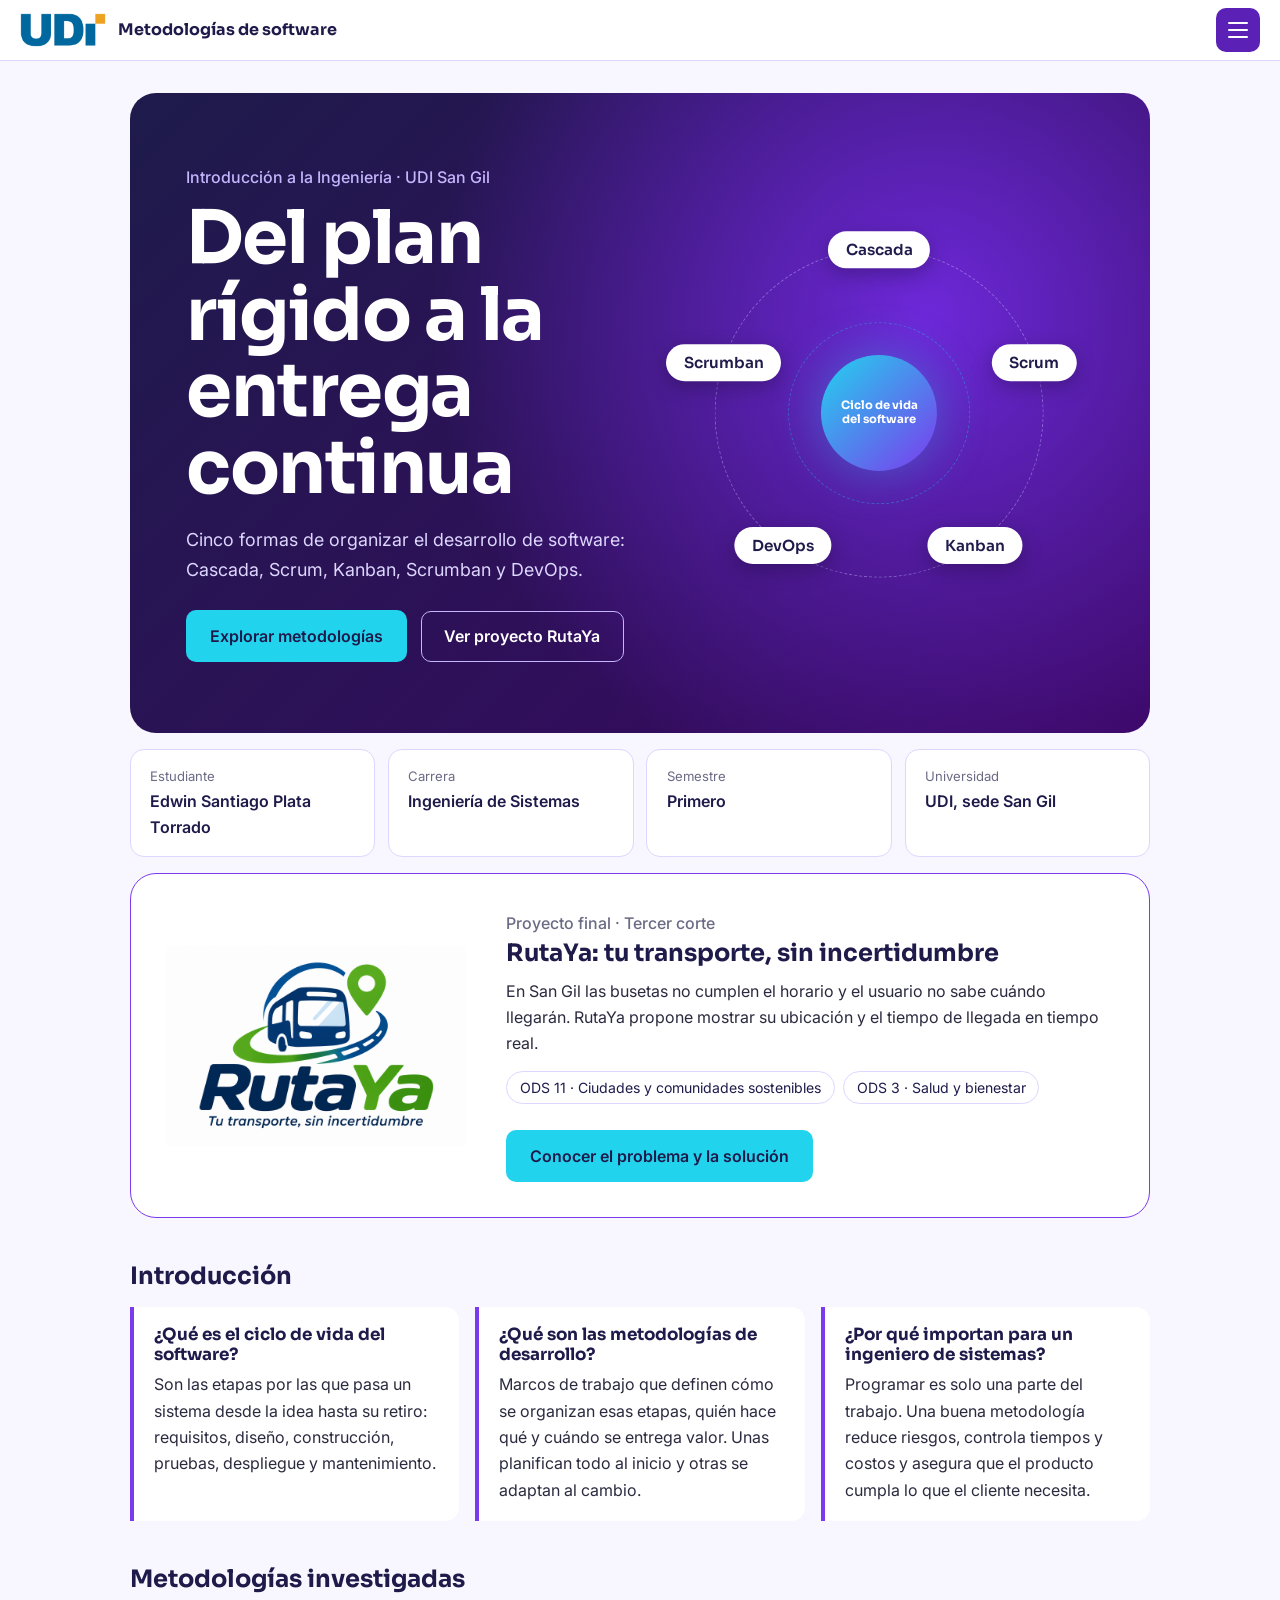
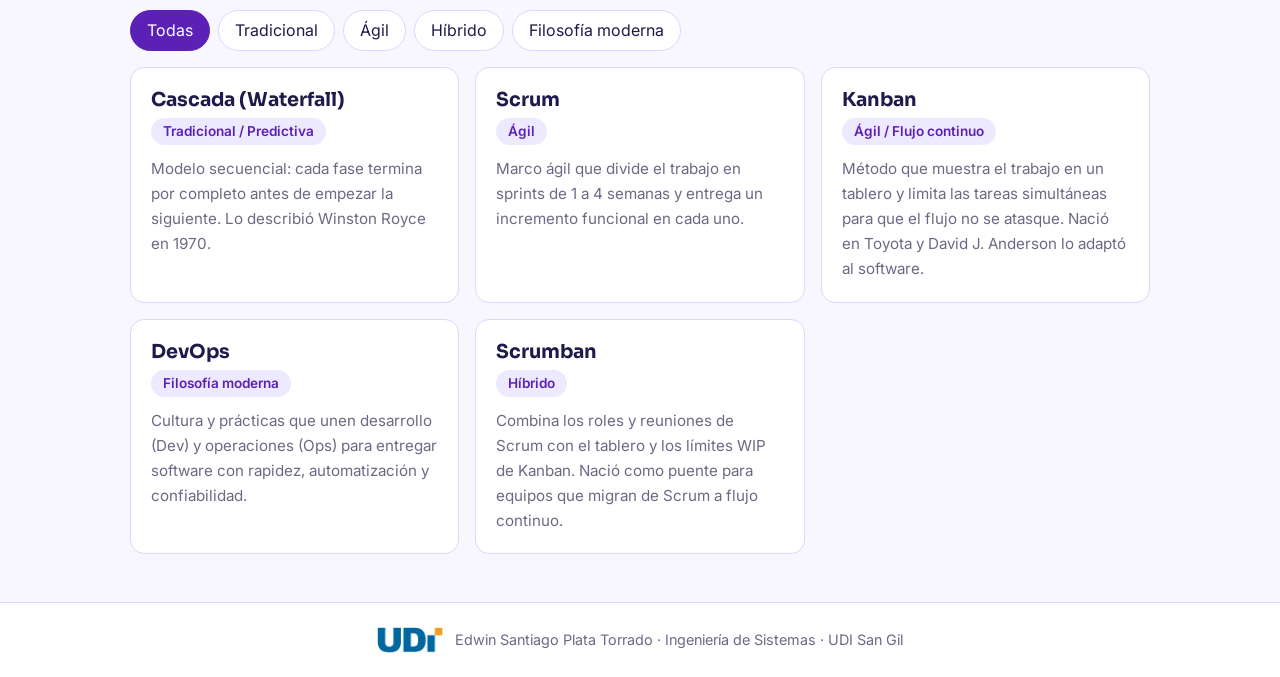
<file: index.html>
<!DOCTYPE html>
<html lang="es">

<head>
    <meta charset="UTF-8">
    <meta name="viewport" content="width=device-width, initial-scale=1">
    <title>Inicio | Metodologías de software</title>
    <link rel="icon" type="image/png" href="assets/favicon.png">
    <link rel="preconnect" href="https://fonts.googleapis.com">
    <link rel="preconnect" href="https://fonts.gstatic.com" crossorigin>
    <link href="https://fonts.googleapis.com/css2?family=Sora:wght@500;700&family=Inter:wght@400;500;600&display=swap"
        rel="stylesheet">
    <link rel="stylesheet" href="css/base.css">
    <link rel="stylesheet" href="css/index.css">
</head>

<body>
    <header class="top">
        <a href="index.html" class="marca" aria-label="Ir al inicio">
            <img src="assets/udi-logo-recorte.png" alt="Logo de la UDI">
            <span>Metodologías de software</span>
        </a>
        <button id="burger" class="burger" aria-label="Abrir menú" aria-expanded="false"
            aria-controls="drawer"><i></i><i></i><i></i></button>
    </header>

    <div id="scrim" class="scrim"></div>
    <nav id="drawer" class="drawer" aria-label="Navegación principal">
        <label for="buscar" class="sr">Buscar en el sitio</label>
        <input id="buscar" type="search" placeholder="Buscar sprint, WIP, Scrum..." autocomplete="off">
        <div id="resultados" class="resultados"></div>
        <div class="lista">
            <a href="index.html" class="act" aria-current="page">Inicio</a>
            <span class="sep">Metodologías</span>
            <a href="cascada.html">Cascada (Waterfall)</a>
            <a href="scrum.html">Scrum</a>
            <a href="kanban.html">Kanban</a>
            <a href="devops.html">DevOps</a>
            <a href="scrumban.html">Scrumban</a>
            <span class="sep">Proyecto final</span>
            <a href="problema.html">Problema · RutaYa</a>
            <span class="sep">Recursos</span>
            <a href="comparativa.html">Tabla comparativa</a>
            <a href="glosario.html">Glosario</a>
            <a href="referencias.html">Referencias</a>
        </div>
    </nav>

    <main>
        <section class="hero">
            <div class="hero-txt">
                <p class="lead">Introducción a la Ingeniería · UDI San Gil</p>
                <h1>Del plan rígido a la entrega continua</h1>
                <p>Cinco formas de organizar el desarrollo de software: Cascada, Scrum, Kanban, Scrumban y DevOps.</p>
                <a class="btn" href="#metodologias">Explorar metodologías</a>
                <a class="btn sec" href="problema.html">Ver proyecto RutaYa</a>
            </div>
            <div class="orbita" aria-label="Las cinco metodologías en órbita">
                <div class="nucleo"><span>Ciclo de vida del software</span></div>
                <ul class="giro">
                    <li style="--i:0"><a href="cascada.html">Cascada</a></li>
                    <li style="--i:1"><a href="scrum.html">Scrum</a></li>
                    <li style="--i:2"><a href="kanban.html">Kanban</a></li>
                    <li style="--i:3"><a href="devops.html">DevOps</a></li>
                    <li style="--i:4"><a href="scrumban.html">Scrumban</a></li>
                </ul>
            </div>
        </section>
        <section class="ficha-fila" aria-label="Datos del estudiante">
            <div class="hv">
                <dl>
                    <dt>Estudiante</dt>
                    <dd>Edwin Santiago Plata Torrado</dd>
                </dl>
            </div>
            <div class="hv">
                <dl>
                    <dt>Carrera</dt>
                    <dd>Ingeniería de Sistemas</dd>
                </dl>
            </div>
            <div class="hv">
                <dl>
                    <dt>Semestre</dt>
                    <dd>Primero</dd>
                </dl>
            </div>
            <div class="hv">
                <dl>
                    <dt>Universidad</dt>
                    <dd>UDI, sede San Gil</dd>
                </dl>
            </div>
        </section>
        <section class="proyecto" aria-labelledby="t-proyecto">
            <img src="assets/rutaya-logo.png" alt="Logo de RutaYa: una buseta con un marcador de ubicación">
            <div>
                <p class="lead">Proyecto final · Tercer corte</p>
                <h2 id="t-proyecto">RutaYa: tu transporte, sin incertidumbre</h2>
                <p>En San Gil las busetas no cumplen el horario y el usuario no sabe cuándo llegarán. RutaYa propone
                    mostrar su ubicación y el tiempo de llegada en tiempo real.</p>
                <p class="ods-mini"><span>ODS 11 · Ciudades y comunidades sostenibles</span><span>ODS 3 · Salud y
                        bienestar</span></p>
                <a class="btn" href="problema.html">Conocer el problema y la solución</a>
            </div>
        </section>
        <section class="bloque">
            <h2>Introducción</h2>
            <div class="intro">
                <article class="hv">
                    <h3>¿Qué es el ciclo de vida del software?</h3>
                    <p>Son las etapas por las que pasa un sistema desde la idea hasta su retiro: requisitos, diseño,
                        construcción, pruebas, despliegue y mantenimiento.</p>
                </article>
                <article class="hv">
                    <h3>¿Qué son las metodologías de desarrollo?</h3>
                    <p>Marcos de trabajo que definen cómo se organizan esas etapas, quién hace qué y cuándo se entrega
                        valor. Unas planifican todo al inicio y otras se adaptan al cambio.</p>
                </article>
                <article class="hv">
                    <h3>¿Por qué importan para un ingeniero de sistemas?</h3>
                    <p>Programar es solo una parte del trabajo. Una buena metodología reduce riesgos, controla tiempos y
                        costos y asegura que el producto cumpla lo que el cliente necesita.</p>
                </article>
            </div>
        </section>
        <section class="bloque" id="metodologias">
            <h2>Metodologías investigadas</h2>
            <div class="chips" role="group" aria-label="Filtrar por enfoque"><button class="chip" data-g="Todas"
                    aria-pressed="true">Todas</button><button class="chip" data-g="Tradicional"
                    aria-pressed="false">Tradicional</button><button class="chip" data-g="Ágil"
                    aria-pressed="false">Ágil</button><button class="chip" data-g="Híbrido"
                    aria-pressed="false">Híbrido</button><button class="chip" data-g="Filosofía moderna"
                    aria-pressed="false">Filosofía moderna</button></div>
            <div class="grid"><a class="tarj" href="cascada.html" data-grupo="Tradicional">
                    <h3>Cascada (Waterfall)</h3><span class="tag">Tradicional / Predictiva</span>
                    <p>Modelo secuencial: cada fase termina por completo antes de empezar la siguiente. Lo describió
                        Winston Royce en 1970.</p>
                </a><a class="tarj" href="scrum.html" data-grupo="Ágil">
                    <h3>Scrum</h3><span class="tag">Ágil</span>
                    <p>Marco ágil que divide el trabajo en sprints de 1 a 4 semanas y entrega un incremento funcional en
                        cada uno.</p>
                </a><a class="tarj" href="kanban.html" data-grupo="Ágil">
                    <h3>Kanban</h3><span class="tag">Ágil / Flujo continuo</span>
                    <p>Método que muestra el trabajo en un tablero y limita las tareas simultáneas para que el flujo no
                        se atasque. Nació en Toyota y David J. Anderson lo adaptó al software.</p>
                </a><a class="tarj" href="devops.html" data-grupo="Filosofía moderna">
                    <h3>DevOps</h3><span class="tag">Filosofía moderna</span>
                    <p>Cultura y prácticas que unen desarrollo (Dev) y operaciones (Ops) para entregar software con
                        rapidez, automatización y confiabilidad.</p>
                </a><a class="tarj" href="scrumban.html" data-grupo="Híbrido">
                    <h3>Scrumban</h3><span class="tag">Híbrido</span>
                    <p>Combina los roles y reuniones de Scrum con el tablero y los límites WIP de Kanban. Nació como
                        puente para equipos que migran de Scrum a flujo continuo.</p>
                </a></div>
        </section>
    </main>

    <footer class="pie">
        <img src="assets/udi-logo-recorte.png" alt="">
        <p>Edwin Santiago Plata Torrado · Ingeniería de Sistemas · UDI San Gil</p>
    </footer>

    <script src="js/base.js"></script>
    <script src="js/index.js"></script>
</body>

</html>
</file>
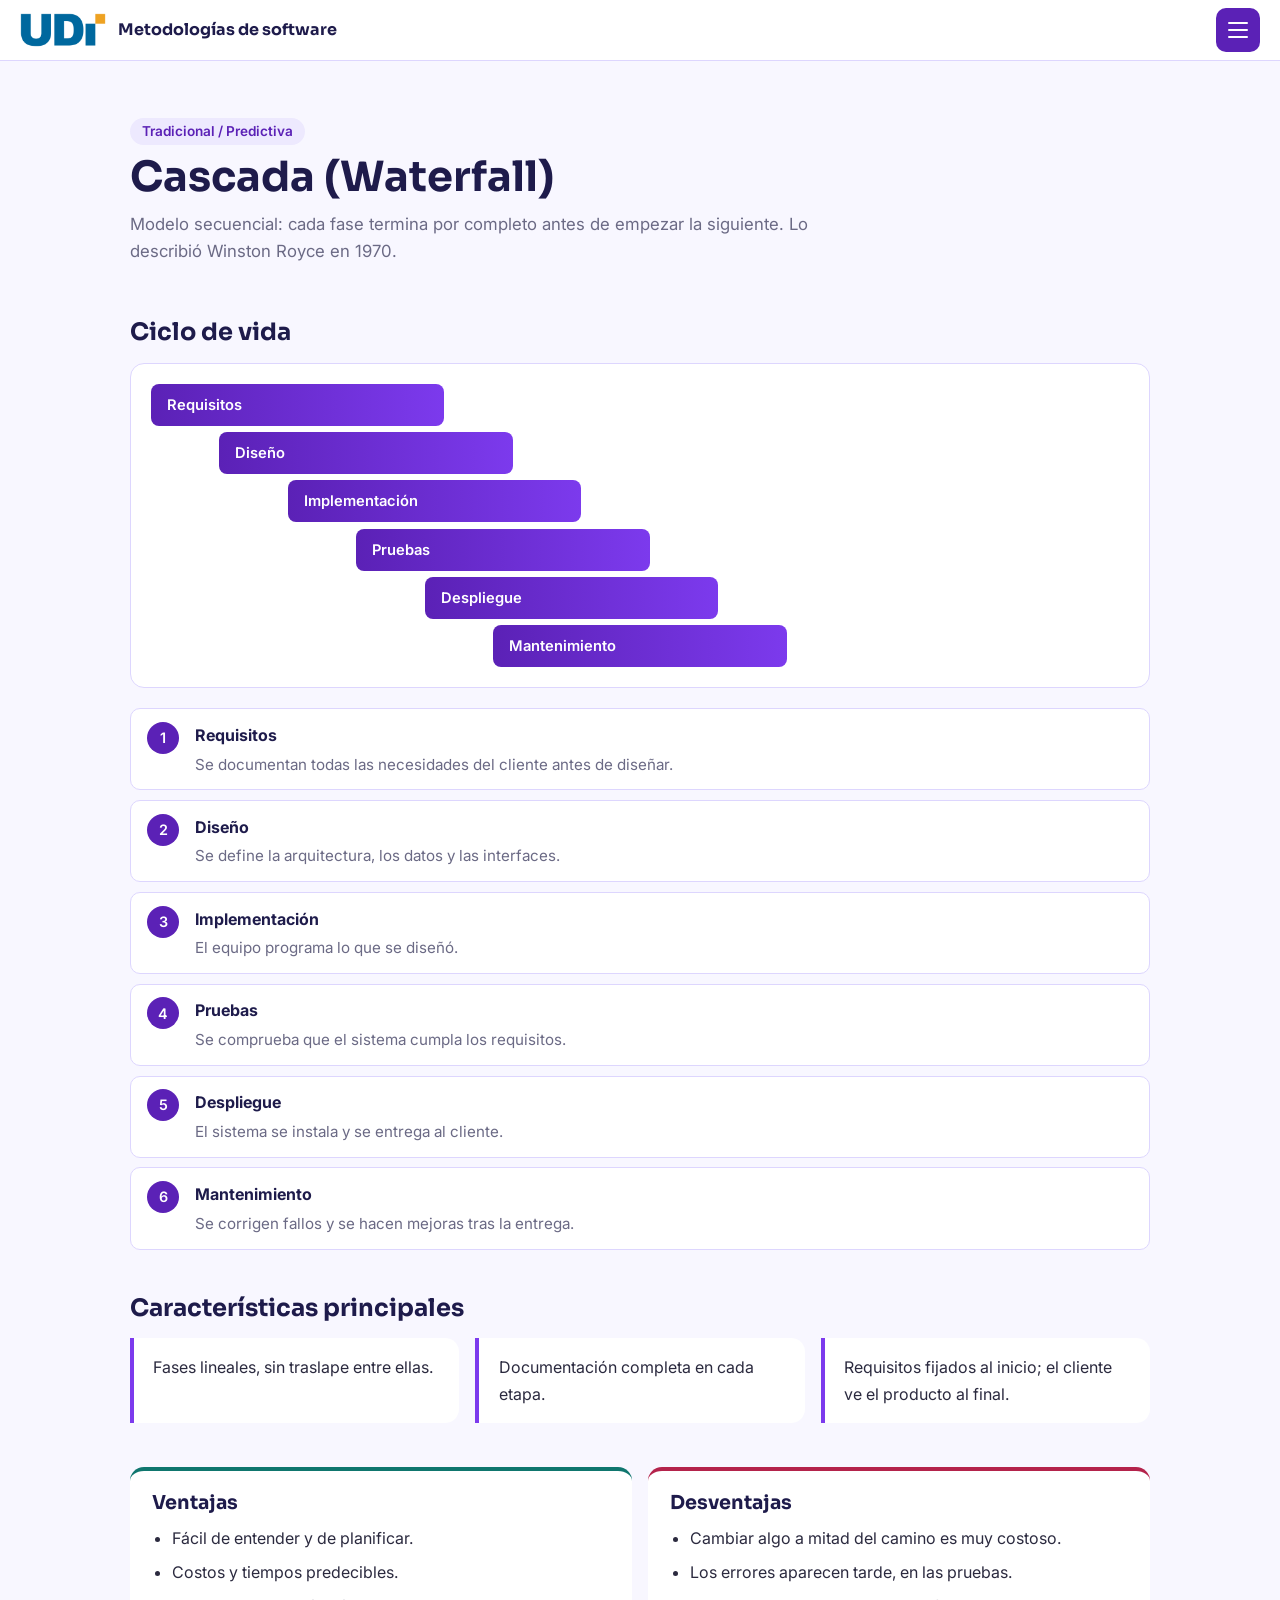
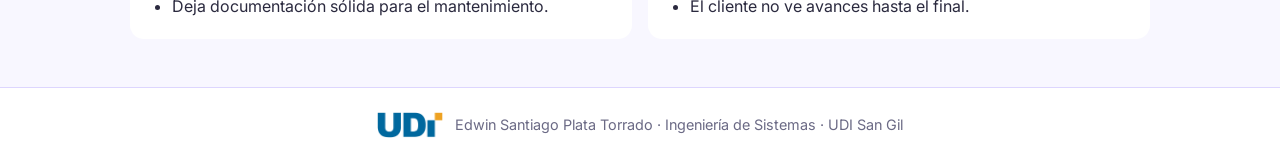
<file: cascada.html>
<!DOCTYPE html>
<html lang="es">
<head>
  <meta charset="UTF-8">
  <meta name="viewport" content="width=device-width, initial-scale=1">
  <title>Cascada (Waterfall) | Metodologías de software</title>
  <link rel="icon" type="image/png" href="assets/favicon.png">
  <link rel="preconnect" href="https://fonts.googleapis.com">
  <link rel="preconnect" href="https://fonts.gstatic.com" crossorigin>
  <link href="https://fonts.googleapis.com/css2?family=Sora:wght@500;700&family=Inter:wght@400;500;600&display=swap" rel="stylesheet">
  <link rel="stylesheet" href="css/base.css">
  <link rel="stylesheet" href="css/metodologia.css">
  <link rel="stylesheet" href="css/cascada.css">
</head>
<body>
  <header class="top">
    <a href="index.html" class="marca" aria-label="Ir al inicio">
      <img src="assets/udi-logo-recorte.png" alt="Logo de la UDI">
      <span>Metodologías de software</span>
    </a>
    <button id="burger" class="burger" aria-label="Abrir menú" aria-expanded="false" aria-controls="drawer"><i></i><i></i><i></i></button>
  </header>

  <div id="scrim" class="scrim"></div>
  <nav id="drawer" class="drawer" aria-label="Navegación principal">
    <label for="buscar" class="sr">Buscar en el sitio</label>
    <input id="buscar" type="search" placeholder="Buscar sprint, WIP, Scrum..." autocomplete="off">
    <div id="resultados" class="resultados"></div>
    <div class="lista">
      <a href="index.html">Inicio</a>
      <span class="sep">Metodologías</span>
      <a href="cascada.html" class="act" aria-current="page">Cascada (Waterfall)</a>
      <a href="scrum.html">Scrum</a>
      <a href="kanban.html">Kanban</a>
      <a href="devops.html">DevOps</a>
      <a href="scrumban.html">Scrumban</a>
      <span class="sep">Proyecto final</span>
      <a href="problema.html">Problema · RutaYa</a>
      <span class="sep">Recursos</span>
      <a href="comparativa.html">Tabla comparativa</a>
      <a href="glosario.html">Glosario</a>
      <a href="referencias.html">Referencias</a>
    </div>
  </nav>

  <main>
    <header class="cab"><span class="tag">Tradicional / Predictiva</span><h1>Cascada (Waterfall)</h1><p>Modelo secuencial: cada fase termina por completo antes de empezar la siguiente. Lo describió Winston Royce en 1970.</p></header>
    <section class="bloque"><h2>Ciclo de vida</h2>
      <div class="dg"><div class="dg-cascada" role="group" aria-label="Diagrama de cascada"><div class="paso" data-paso="0" style="margin-left:0%">Requisitos</div><div class="paso" data-paso="1" style="margin-left:7%">Diseño</div><div class="paso" data-paso="2" style="margin-left:14%">Implementación</div><div class="paso" data-paso="3" style="margin-left:21%">Pruebas</div><div class="paso" data-paso="4" style="margin-left:28%">Despliegue</div><div class="paso" data-paso="5" style="margin-left:35%">Mantenimiento</div></div></div>
      <ol class="pasos"><li class="hv" data-paso="0"><strong>Requisitos</strong><span>Se documentan todas las necesidades del cliente antes de diseñar.</span></li><li class="hv" data-paso="1"><strong>Diseño</strong><span>Se define la arquitectura, los datos y las interfaces.</span></li><li class="hv" data-paso="2"><strong>Implementación</strong><span>El equipo programa lo que se diseñó.</span></li><li class="hv" data-paso="3"><strong>Pruebas</strong><span>Se comprueba que el sistema cumpla los requisitos.</span></li><li class="hv" data-paso="4"><strong>Despliegue</strong><span>El sistema se instala y se entrega al cliente.</span></li><li class="hv" data-paso="5"><strong>Mantenimiento</strong><span>Se corrigen fallos y se hacen mejoras tras la entrega.</span></li></ol></section>
    <section class="bloque"><h2>Características principales</h2><div class="tres"><article class="hv"><p>Fases lineales, sin traslape entre ellas.</p></article><article class="hv"><p>Documentación completa en cada etapa.</p></article><article class="hv"><p>Requisitos fijados al inicio; el cliente ve el producto al final.</p></article></div></section>
    <section class="bloque dos"><div class="pro hv"><h2>Ventajas</h2><ul><li>Fácil de entender y de planificar.</li><li>Costos y tiempos predecibles.</li><li>Deja documentación sólida para el mantenimiento.</li></ul></div><div class="con hv"><h2>Desventajas</h2><ul><li>Cambiar algo a mitad del camino es muy costoso.</li><li>Los errores aparecen tarde, en las pruebas.</li><li>El cliente no ve avances hasta el final.</li></ul></div></section>
  </main>

  <footer class="pie">
    <img src="assets/udi-logo-recorte.png" alt="">
    <p>Edwin Santiago Plata Torrado · Ingeniería de Sistemas · UDI San Gil</p>
  </footer>

  <script src="js/base.js"></script>
  <script src="js/cascada.js"></script>
</body>
</html>
</file>
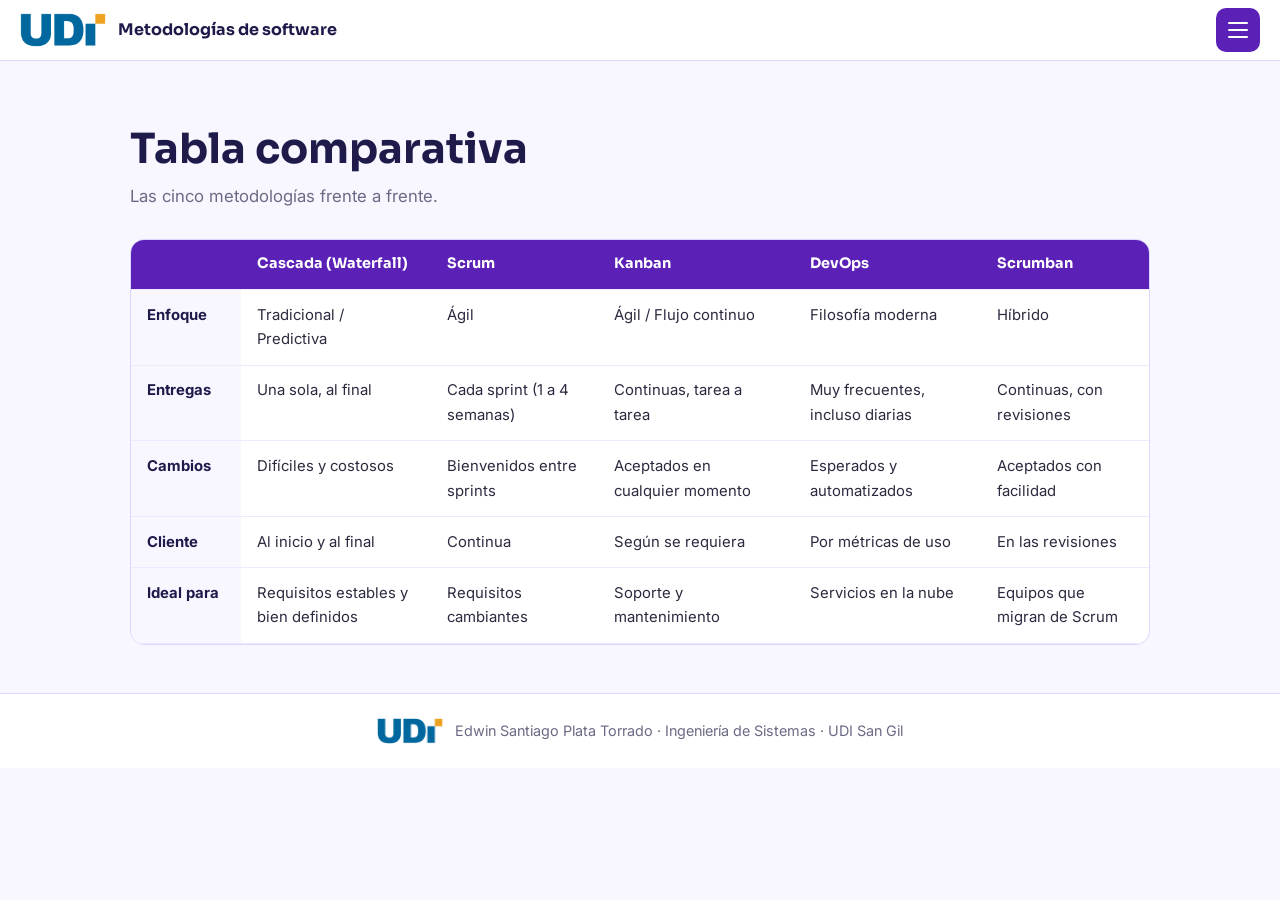
<file: comparativa.html>
<!DOCTYPE html>
<html lang="es">
<head>
  <meta charset="UTF-8">
  <meta name="viewport" content="width=device-width, initial-scale=1">
  <title>Tabla comparativa | Metodologías de software</title>
  <link rel="icon" type="image/png" href="assets/favicon.png">
  <link rel="preconnect" href="https://fonts.googleapis.com">
  <link rel="preconnect" href="https://fonts.gstatic.com" crossorigin>
  <link href="https://fonts.googleapis.com/css2?family=Sora:wght@500;700&family=Inter:wght@400;500;600&display=swap" rel="stylesheet">
  <link rel="stylesheet" href="css/base.css">
  <link rel="stylesheet" href="css/comparativa.css">
</head>
<body>
  <header class="top">
    <a href="index.html" class="marca" aria-label="Ir al inicio">
      <img src="assets/udi-logo-recorte.png" alt="Logo de la UDI">
      <span>Metodologías de software</span>
    </a>
    <button id="burger" class="burger" aria-label="Abrir menú" aria-expanded="false" aria-controls="drawer"><i></i><i></i><i></i></button>
  </header>

  <div id="scrim" class="scrim"></div>
  <nav id="drawer" class="drawer" aria-label="Navegación principal">
    <label for="buscar" class="sr">Buscar en el sitio</label>
    <input id="buscar" type="search" placeholder="Buscar sprint, WIP, Scrum..." autocomplete="off">
    <div id="resultados" class="resultados"></div>
    <div class="lista">
      <a href="index.html">Inicio</a>
      <span class="sep">Metodologías</span>
      <a href="cascada.html">Cascada (Waterfall)</a>
      <a href="scrum.html">Scrum</a>
      <a href="kanban.html">Kanban</a>
      <a href="devops.html">DevOps</a>
      <a href="scrumban.html">Scrumban</a>
      <span class="sep">Proyecto final</span>
      <a href="problema.html">Problema · RutaYa</a>
      <span class="sep">Recursos</span>
      <a href="comparativa.html" class="act" aria-current="page">Tabla comparativa</a>
      <a href="glosario.html">Glosario</a>
      <a href="referencias.html">Referencias</a>
    </div>
  </nav>

  <main>
    <header class="cab"><h1>Tabla comparativa</h1><p>Las cinco metodologías frente a frente.</p></header>
    <div class="tabla-wrap"><table><thead><tr><th></th><th>Cascada (Waterfall)</th><th>Scrum</th><th>Kanban</th><th>DevOps</th><th>Scrumban</th></tr></thead><tbody><tr><th>Enfoque</th><td>Tradicional / Predictiva</td><td>Ágil</td><td>Ágil / Flujo continuo</td><td>Filosofía moderna</td><td>Híbrido</td></tr><tr><th>Entregas</th><td>Una sola, al final</td><td>Cada sprint (1 a 4 semanas)</td><td>Continuas, tarea a tarea</td><td>Muy frecuentes, incluso diarias</td><td>Continuas, con revisiones</td></tr><tr><th>Cambios</th><td>Difíciles y costosos</td><td>Bienvenidos entre sprints</td><td>Aceptados en cualquier momento</td><td>Esperados y automatizados</td><td>Aceptados con facilidad</td></tr><tr><th>Cliente</th><td>Al inicio y al final</td><td>Continua</td><td>Según se requiera</td><td>Por métricas de uso</td><td>En las revisiones</td></tr><tr><th>Ideal para</th><td>Requisitos estables y bien definidos</td><td>Requisitos cambiantes</td><td>Soporte y mantenimiento</td><td>Servicios en la nube</td><td>Equipos que migran de Scrum</td></tr></tbody></table></div>
  </main>

  <footer class="pie">
    <img src="assets/udi-logo-recorte.png" alt="">
    <p>Edwin Santiago Plata Torrado · Ingeniería de Sistemas · UDI San Gil</p>
  </footer>

  <script src="js/base.js"></script>
  <script src="js/comparativa.js"></script>
</body>
</html>
</file>
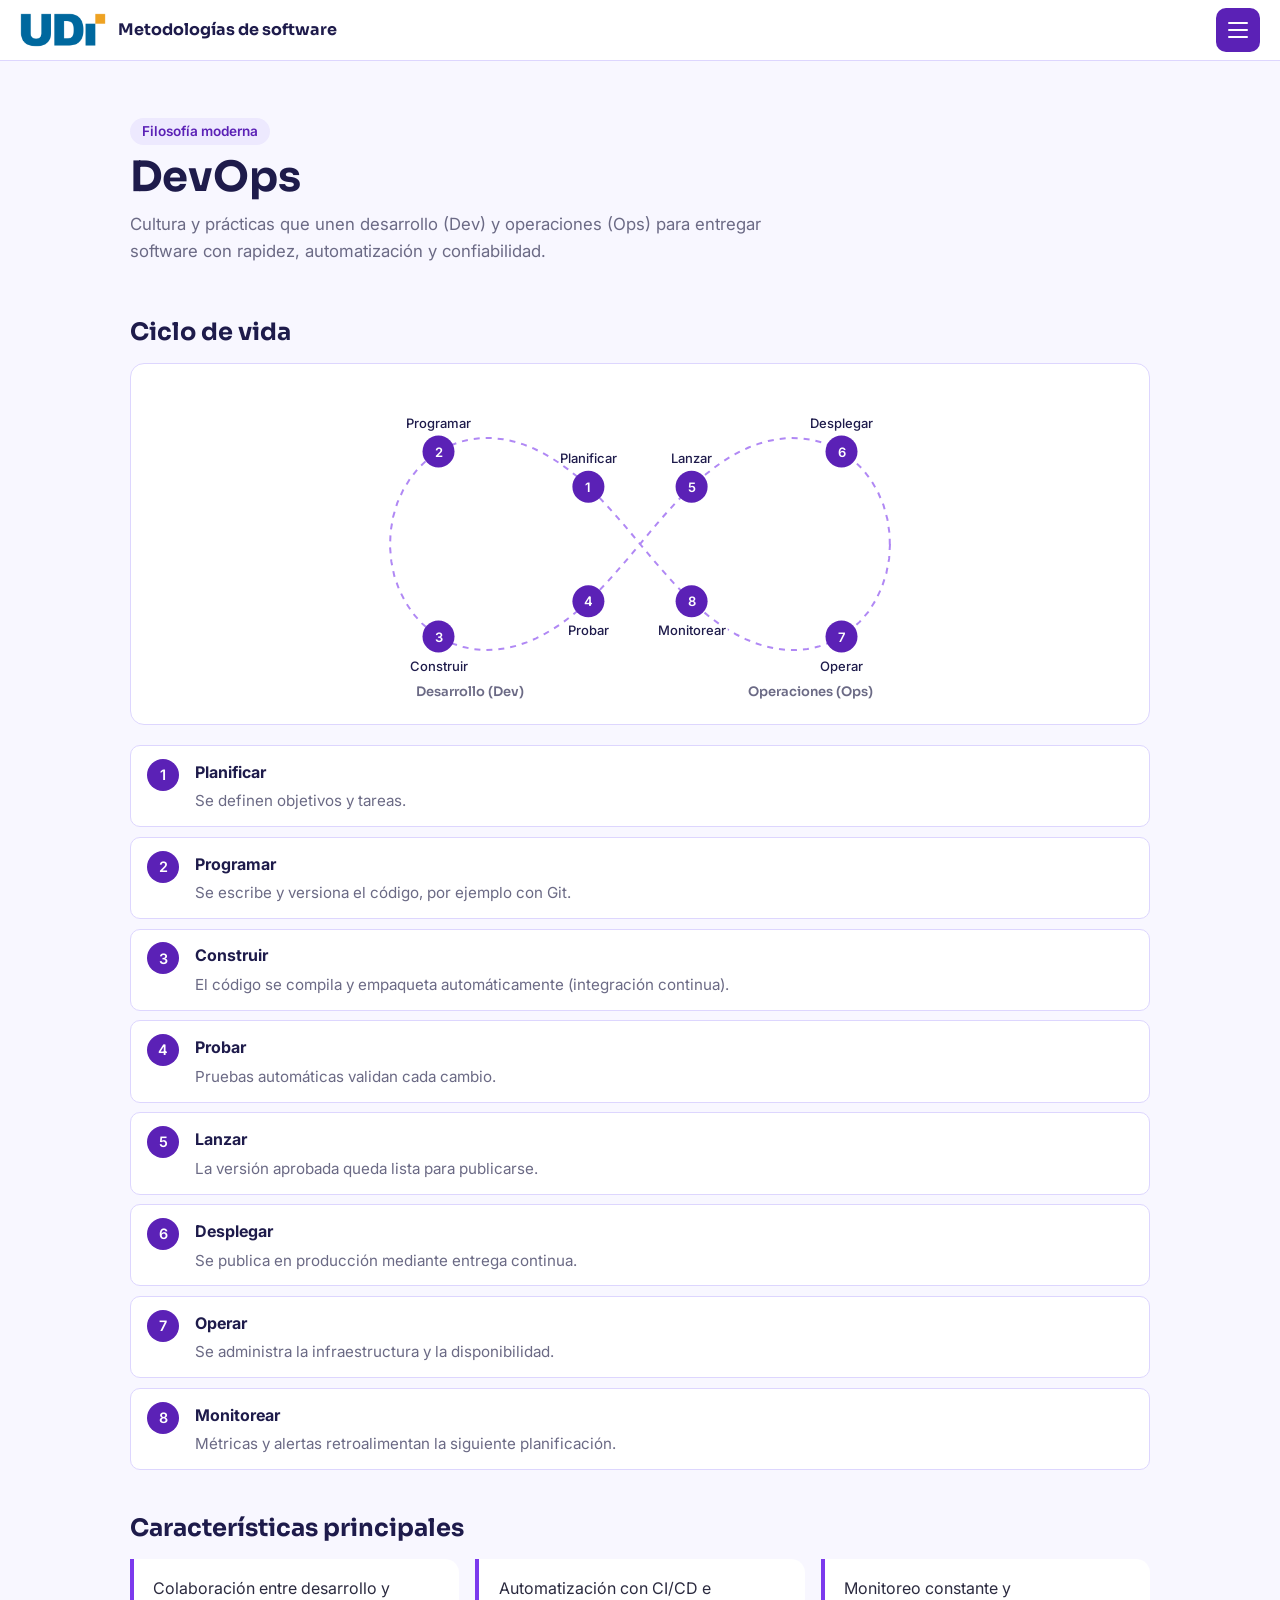
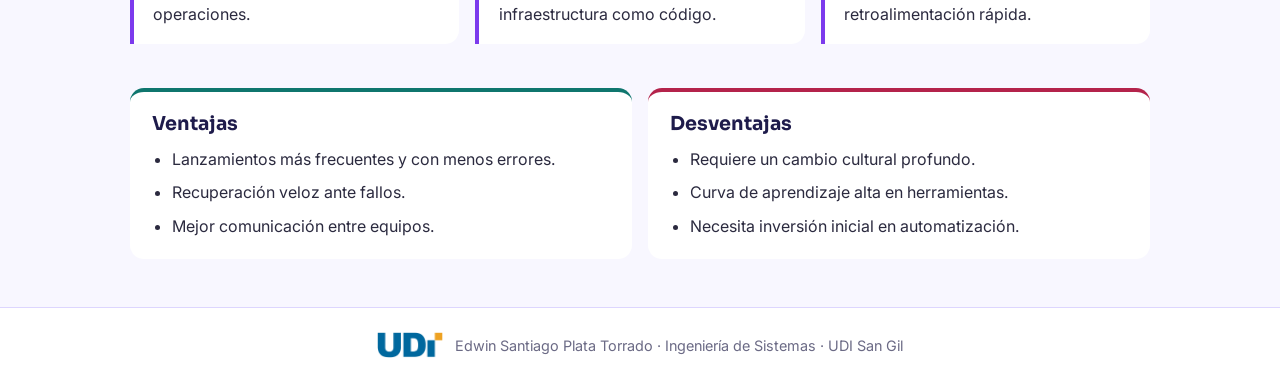
<file: devops.html>
<!DOCTYPE html>
<html lang="es">
<head>
  <meta charset="UTF-8">
  <meta name="viewport" content="width=device-width, initial-scale=1">
  <title>DevOps | Metodologías de software</title>
  <link rel="icon" type="image/png" href="assets/favicon.png">
  <link rel="preconnect" href="https://fonts.googleapis.com">
  <link rel="preconnect" href="https://fonts.gstatic.com" crossorigin>
  <link href="https://fonts.googleapis.com/css2?family=Sora:wght@500;700&family=Inter:wght@400;500;600&display=swap" rel="stylesheet">
  <link rel="stylesheet" href="css/base.css">
  <link rel="stylesheet" href="css/metodologia.css">
  <link rel="stylesheet" href="css/devops.css">
</head>
<body>
  <header class="top">
    <a href="index.html" class="marca" aria-label="Ir al inicio">
      <img src="assets/udi-logo-recorte.png" alt="Logo de la UDI">
      <span>Metodologías de software</span>
    </a>
    <button id="burger" class="burger" aria-label="Abrir menú" aria-expanded="false" aria-controls="drawer"><i></i><i></i><i></i></button>
  </header>

  <div id="scrim" class="scrim"></div>
  <nav id="drawer" class="drawer" aria-label="Navegación principal">
    <label for="buscar" class="sr">Buscar en el sitio</label>
    <input id="buscar" type="search" placeholder="Buscar sprint, WIP, Scrum..." autocomplete="off">
    <div id="resultados" class="resultados"></div>
    <div class="lista">
      <a href="index.html">Inicio</a>
      <span class="sep">Metodologías</span>
      <a href="cascada.html">Cascada (Waterfall)</a>
      <a href="scrum.html">Scrum</a>
      <a href="kanban.html">Kanban</a>
      <a href="devops.html" class="act" aria-current="page">DevOps</a>
      <a href="scrumban.html">Scrumban</a>
      <span class="sep">Proyecto final</span>
      <a href="problema.html">Problema · RutaYa</a>
      <span class="sep">Recursos</span>
      <a href="comparativa.html">Tabla comparativa</a>
      <a href="glosario.html">Glosario</a>
      <a href="referencias.html">Referencias</a>
    </div>
  </nav>

  <main>
    <header class="cab"><span class="tag">Filosofía moderna</span><h1>DevOps</h1><p>Cultura y prácticas que unen desarrollo (Dev) y operaciones (Ops) para entregar software con rapidez, automatización y confiabilidad.</p></header>
    <section class="bloque"><h2>Ciclo de vida</h2>
      <div class="dg"><svg viewBox="0 0 640 320" class="dg-ciclo" role="group" aria-label="Ciclo infinito de DevOps"><path class="anillo" d="M570.0 160.0L569.1 174.9L566.3 189.5L561.8 203.4L555.7 216.2L548.3 227.8L539.7 237.9L530.1 246.5L519.9 253.4L509.3 258.8L498.4 262.6L487.4 265.0L476.5 266.0L465.7 265.8L455.1 264.5L444.9 262.2L435.0 259.0L425.5 255.1L416.3 250.5L407.5 245.4L399.1 239.9L391.0 233.9L383.2 227.6L375.7 221.0L368.5 214.2L361.5 207.2L354.7 200.1L348.0 192.8L341.6 185.5L335.2 178.1L328.9 170.6L322.6 163.1L316.3 155.6L310.1 148.1L303.8 140.7L297.4 133.3L290.8 125.9L284.2 118.7L277.4 111.6L270.3 104.6L263.1 97.9L255.5 91.3L247.7 85.1L239.5 79.2L231.0 73.7L222.2 68.7L213.0 64.2L203.4 60.4L193.4 57.4L183.1 55.2L172.5 54.1L161.7 54.1L150.8 55.3L139.8 57.9L128.9 62.0L118.3 67.6L108.2 74.9L98.8 83.7L90.4 94.1L83.2 105.9L77.3 118.9L73.1 132.9L70.6 147.6L70.0 162.5L71.3 177.4L74.3 191.9L79.1 205.6L85.5 218.2L93.1 229.6L101.9 239.4L111.5 247.8L121.8 254.4L132.5 259.6L143.5 263.1L154.4 265.3L165.4 266.1L176.1 265.6L186.6 264.1L196.8 261.7L206.6 258.4L216.1 254.4L225.2 249.7L233.9 244.5L242.3 238.9L250.3 232.8L258.1 226.5L265.5 219.9L272.7 213.1L279.7 206.0L286.4 198.9L293.1 191.6L299.5 184.2L305.9 176.8L312.2 169.4L318.5 161.9L324.7 154.4L331.0 146.9L337.3 139.4L343.7 132.0L350.3 124.7L356.9 117.5L363.8 110.4L370.9 103.5L378.2 96.7L385.8 90.3L393.7 84.1L401.9 78.2L410.4 72.8L419.3 67.9L428.6 63.5L438.3 59.9L448.3 57.0L458.6 55.0L469.3 54.0L480.1 54.2L491.1 55.6L502.1 58.5L512.9 62.8L523.4 68.7L533.4 76.2L542.7 85.3L550.9 96.0L557.9 108.0L563.5 121.2L567.4 135.3L569.6 150.1L569.9 165.0"/><g data-paso="0"><circle class="f" cx="268.4" cy="102.8" r="16"/><text class="num" x="268.4" y="107.8" text-anchor="middle">1</text><text class="lbl" x="268.4" y="78.8" text-anchor="middle">Planificar</text></g><g data-paso="1"><circle class="f" cx="118.5" cy="67.5" r="16"/><text class="num" x="118.5" y="72.5" text-anchor="middle">2</text><text class="lbl" x="118.5" y="43.5" text-anchor="middle">Programar</text></g><g data-paso="2"><circle class="f" cx="118.5" cy="252.5" r="16"/><text class="num" x="118.5" y="257.5" text-anchor="middle">3</text><text class="lbl" x="118.5" y="286.5" text-anchor="middle">Construir</text></g><g data-paso="3"><circle class="f" cx="268.4" cy="217.2" r="16"/><text class="num" x="268.4" y="222.2" text-anchor="middle">4</text><text class="lbl" x="268.4" y="251.2" text-anchor="middle">Probar</text></g><g data-paso="4"><circle class="f" cx="371.6" cy="102.8" r="16"/><text class="num" x="371.6" y="107.8" text-anchor="middle">5</text><text class="lbl" x="371.6" y="78.8" text-anchor="middle">Lanzar</text></g><g data-paso="5"><circle class="f" cx="521.5" cy="67.5" r="16"/><text class="num" x="521.5" y="72.5" text-anchor="middle">6</text><text class="lbl" x="521.5" y="43.5" text-anchor="middle">Desplegar</text></g><g data-paso="6"><circle class="f" cx="521.5" cy="252.5" r="16"/><text class="num" x="521.5" y="257.5" text-anchor="middle">7</text><text class="lbl" x="521.5" y="286.5" text-anchor="middle">Operar</text></g><g data-paso="7"><circle class="f" cx="371.6" cy="217.2" r="16"/><text class="num" x="371.6" y="222.2" text-anchor="middle">8</text><text class="lbl" x="371.6" y="251.2" text-anchor="middle">Monitorear</text></g><text class="centro" x="150" y="312" text-anchor="middle">Desarrollo (Dev)</text><text class="centro" x="490" y="312" text-anchor="middle">Operaciones (Ops)</text></svg></div>
      <ol class="pasos"><li class="hv" data-paso="0"><strong>Planificar</strong><span>Se definen objetivos y tareas.</span></li><li class="hv" data-paso="1"><strong>Programar</strong><span>Se escribe y versiona el código, por ejemplo con Git.</span></li><li class="hv" data-paso="2"><strong>Construir</strong><span>El código se compila y empaqueta automáticamente (integración continua).</span></li><li class="hv" data-paso="3"><strong>Probar</strong><span>Pruebas automáticas validan cada cambio.</span></li><li class="hv" data-paso="4"><strong>Lanzar</strong><span>La versión aprobada queda lista para publicarse.</span></li><li class="hv" data-paso="5"><strong>Desplegar</strong><span>Se publica en producción mediante entrega continua.</span></li><li class="hv" data-paso="6"><strong>Operar</strong><span>Se administra la infraestructura y la disponibilidad.</span></li><li class="hv" data-paso="7"><strong>Monitorear</strong><span>Métricas y alertas retroalimentan la siguiente planificación.</span></li></ol></section>
    <section class="bloque"><h2>Características principales</h2><div class="tres"><article class="hv"><p>Colaboración entre desarrollo y operaciones.</p></article><article class="hv"><p>Automatización con CI/CD e infraestructura como código.</p></article><article class="hv"><p>Monitoreo constante y retroalimentación rápida.</p></article></div></section>
    <section class="bloque dos"><div class="pro hv"><h2>Ventajas</h2><ul><li>Lanzamientos más frecuentes y con menos errores.</li><li>Recuperación veloz ante fallos.</li><li>Mejor comunicación entre equipos.</li></ul></div><div class="con hv"><h2>Desventajas</h2><ul><li>Requiere un cambio cultural profundo.</li><li>Curva de aprendizaje alta en herramientas.</li><li>Necesita inversión inicial en automatización.</li></ul></div></section>
  </main>

  <footer class="pie">
    <img src="assets/udi-logo-recorte.png" alt="">
    <p>Edwin Santiago Plata Torrado · Ingeniería de Sistemas · UDI San Gil</p>
  </footer>

  <script src="js/base.js"></script>
  <script src="js/devops.js"></script>
</body>
</html>
</file>
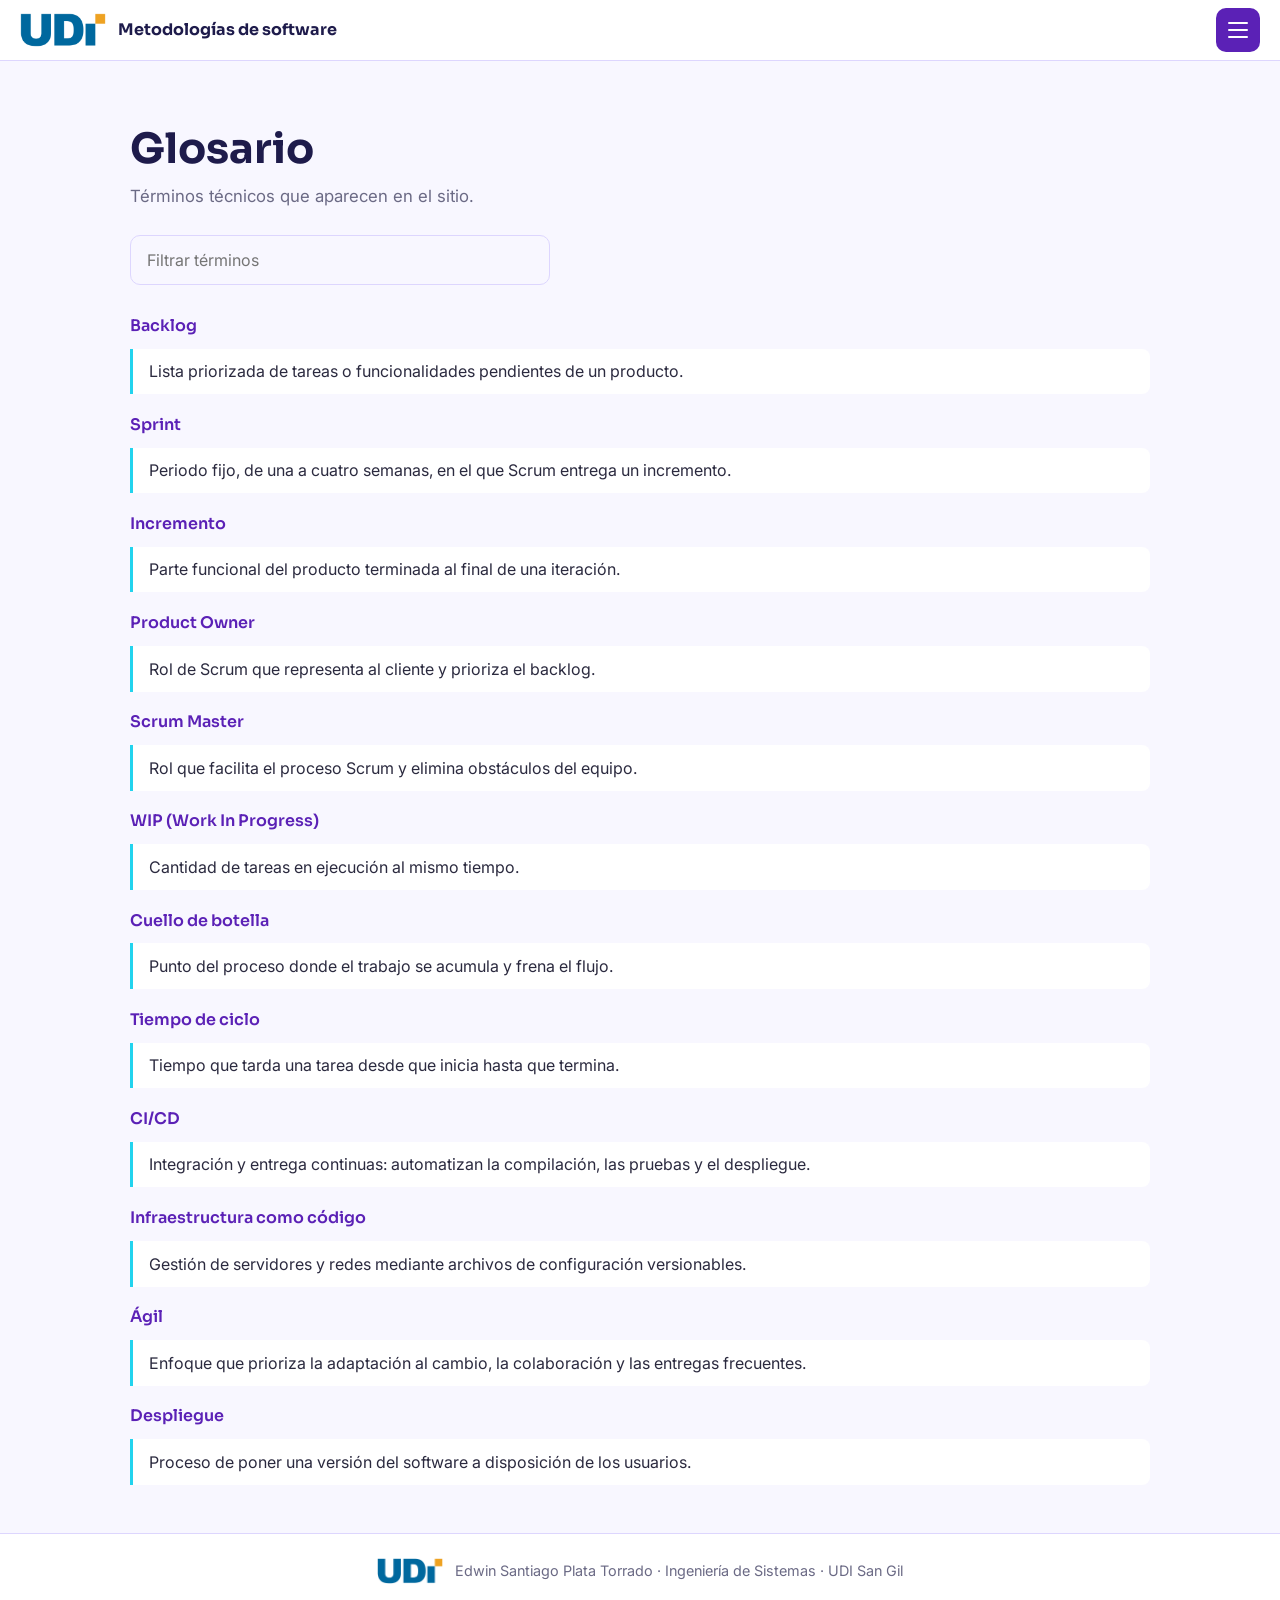
<file: glosario.html>
<!DOCTYPE html>
<html lang="es">
<head>
  <meta charset="UTF-8">
  <meta name="viewport" content="width=device-width, initial-scale=1">
  <title>Glosario | Metodologías de software</title>
  <link rel="icon" type="image/png" href="assets/favicon.png">
  <link rel="preconnect" href="https://fonts.googleapis.com">
  <link rel="preconnect" href="https://fonts.gstatic.com" crossorigin>
  <link href="https://fonts.googleapis.com/css2?family=Sora:wght@500;700&family=Inter:wght@400;500;600&display=swap" rel="stylesheet">
  <link rel="stylesheet" href="css/base.css">
  <link rel="stylesheet" href="css/glosario.css">
</head>
<body>
  <header class="top">
    <a href="index.html" class="marca" aria-label="Ir al inicio">
      <img src="assets/udi-logo-recorte.png" alt="Logo de la UDI">
      <span>Metodologías de software</span>
    </a>
    <button id="burger" class="burger" aria-label="Abrir menú" aria-expanded="false" aria-controls="drawer"><i></i><i></i><i></i></button>
  </header>

  <div id="scrim" class="scrim"></div>
  <nav id="drawer" class="drawer" aria-label="Navegación principal">
    <label for="buscar" class="sr">Buscar en el sitio</label>
    <input id="buscar" type="search" placeholder="Buscar sprint, WIP, Scrum..." autocomplete="off">
    <div id="resultados" class="resultados"></div>
    <div class="lista">
      <a href="index.html">Inicio</a>
      <span class="sep">Metodologías</span>
      <a href="cascada.html">Cascada (Waterfall)</a>
      <a href="scrum.html">Scrum</a>
      <a href="kanban.html">Kanban</a>
      <a href="devops.html">DevOps</a>
      <a href="scrumban.html">Scrumban</a>
      <span class="sep">Proyecto final</span>
      <a href="problema.html">Problema · RutaYa</a>
      <span class="sep">Recursos</span>
      <a href="comparativa.html">Tabla comparativa</a>
      <a href="glosario.html" class="act" aria-current="page">Glosario</a>
      <a href="referencias.html">Referencias</a>
    </div>
  </nav>

  <main>
    <header class="cab"><h1>Glosario</h1><p>Términos técnicos que aparecen en el sitio.</p></header>
    <input id="gl-q" class="filtro" type="search" placeholder="Filtrar términos" aria-label="Filtrar glosario">
    <dl class="glosario"><dt>Backlog</dt><dd class="hv">Lista priorizada de tareas o funcionalidades pendientes de un producto.</dd>
<dt>Sprint</dt><dd class="hv">Periodo fijo, de una a cuatro semanas, en el que Scrum entrega un incremento.</dd>
<dt>Incremento</dt><dd class="hv">Parte funcional del producto terminada al final de una iteración.</dd>
<dt>Product Owner</dt><dd class="hv">Rol de Scrum que representa al cliente y prioriza el backlog.</dd>
<dt>Scrum Master</dt><dd class="hv">Rol que facilita el proceso Scrum y elimina obstáculos del equipo.</dd>
<dt>WIP (Work In Progress)</dt><dd class="hv">Cantidad de tareas en ejecución al mismo tiempo.</dd>
<dt>Cuello de botella</dt><dd class="hv">Punto del proceso donde el trabajo se acumula y frena el flujo.</dd>
<dt>Tiempo de ciclo</dt><dd class="hv">Tiempo que tarda una tarea desde que inicia hasta que termina.</dd>
<dt>CI/CD</dt><dd class="hv">Integración y entrega continuas: automatizan la compilación, las pruebas y el despliegue.</dd>
<dt>Infraestructura como código</dt><dd class="hv">Gestión de servidores y redes mediante archivos de configuración versionables.</dd>
<dt>Ágil</dt><dd class="hv">Enfoque que prioriza la adaptación al cambio, la colaboración y las entregas frecuentes.</dd>
<dt>Despliegue</dt><dd class="hv">Proceso de poner una versión del software a disposición de los usuarios.</dd></dl>
    <p id="gl-vacio" class="vacio" hidden>No hay términos que coincidan. Prueba con otra palabra.</p>
  </main>

  <footer class="pie">
    <img src="assets/udi-logo-recorte.png" alt="">
    <p>Edwin Santiago Plata Torrado · Ingeniería de Sistemas · UDI San Gil</p>
  </footer>

  <script src="js/base.js"></script>
  <script src="js/glosario.js"></script>
</body>
</html>
</file>
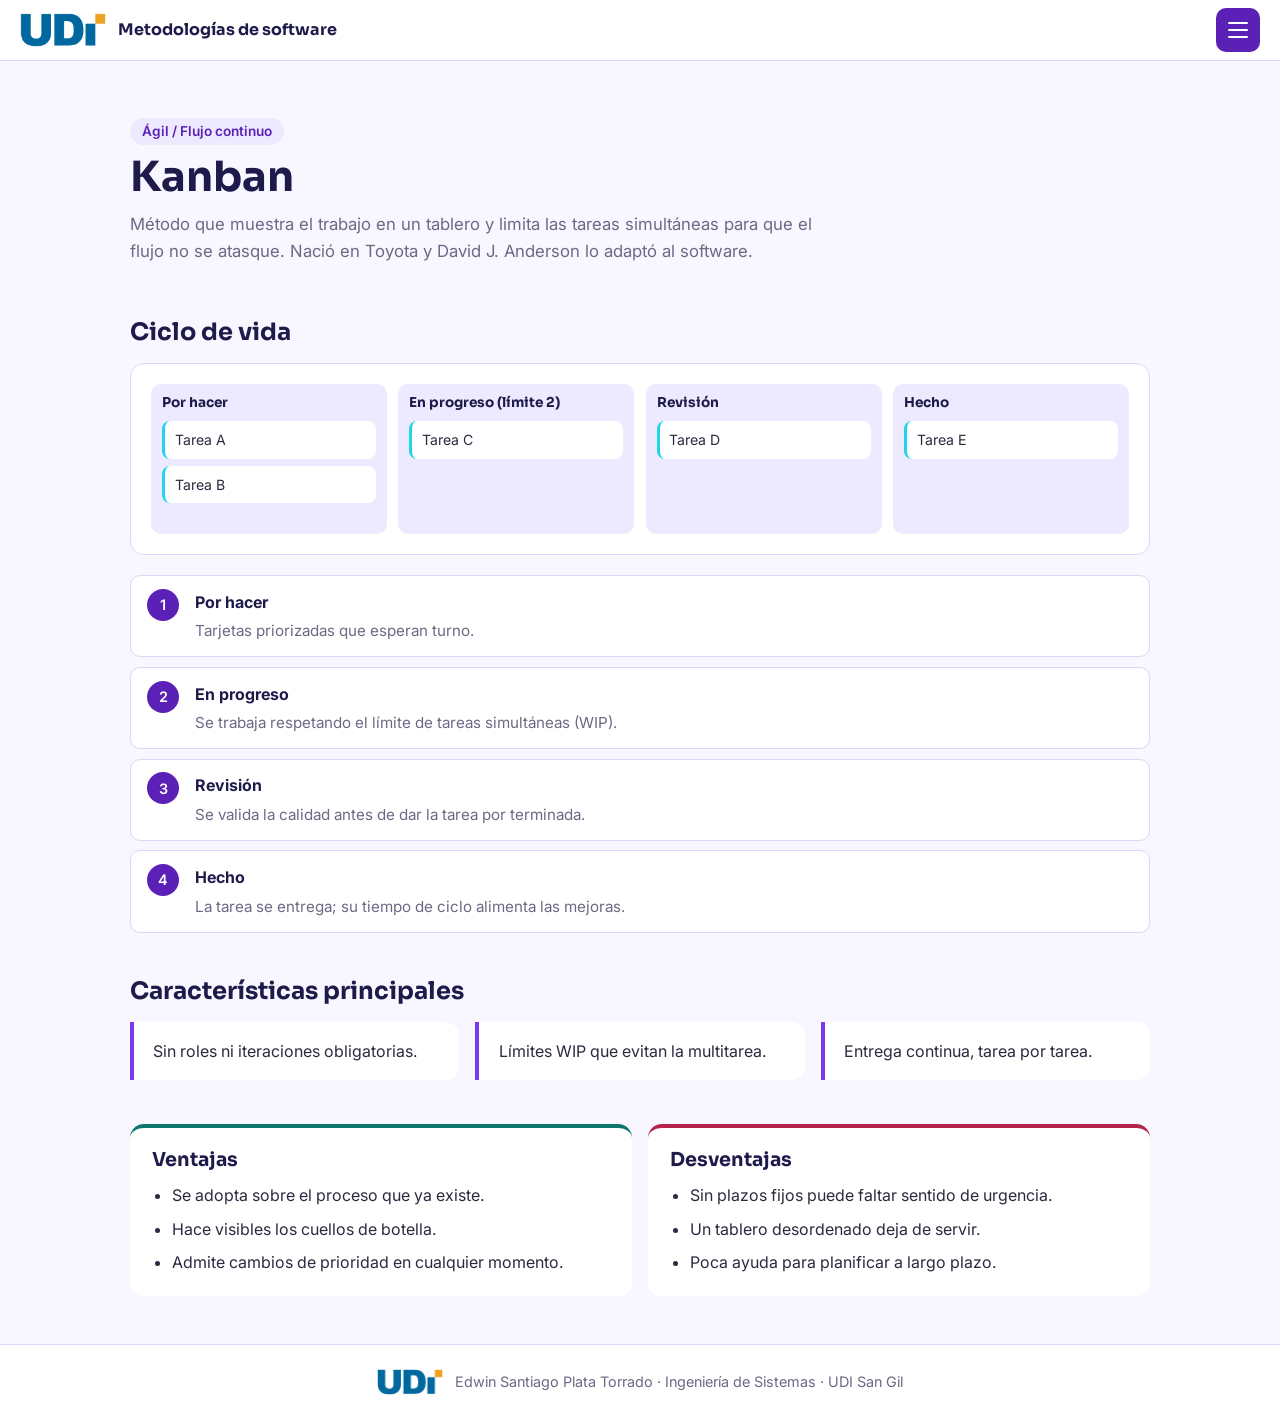
<file: kanban.html>
<!DOCTYPE html>
<html lang="es">
<head>
  <meta charset="UTF-8">
  <meta name="viewport" content="width=device-width, initial-scale=1">
  <title>Kanban | Metodologías de software</title>
  <link rel="icon" type="image/png" href="assets/favicon.png">
  <link rel="preconnect" href="https://fonts.googleapis.com">
  <link rel="preconnect" href="https://fonts.gstatic.com" crossorigin>
  <link href="https://fonts.googleapis.com/css2?family=Sora:wght@500;700&family=Inter:wght@400;500;600&display=swap" rel="stylesheet">
  <link rel="stylesheet" href="css/base.css">
  <link rel="stylesheet" href="css/metodologia.css">
  <link rel="stylesheet" href="css/kanban.css">
</head>
<body>
  <header class="top">
    <a href="index.html" class="marca" aria-label="Ir al inicio">
      <img src="assets/udi-logo-recorte.png" alt="Logo de la UDI">
      <span>Metodologías de software</span>
    </a>
    <button id="burger" class="burger" aria-label="Abrir menú" aria-expanded="false" aria-controls="drawer"><i></i><i></i><i></i></button>
  </header>

  <div id="scrim" class="scrim"></div>
  <nav id="drawer" class="drawer" aria-label="Navegación principal">
    <label for="buscar" class="sr">Buscar en el sitio</label>
    <input id="buscar" type="search" placeholder="Buscar sprint, WIP, Scrum..." autocomplete="off">
    <div id="resultados" class="resultados"></div>
    <div class="lista">
      <a href="index.html">Inicio</a>
      <span class="sep">Metodologías</span>
      <a href="cascada.html">Cascada (Waterfall)</a>
      <a href="scrum.html">Scrum</a>
      <a href="kanban.html" class="act" aria-current="page">Kanban</a>
      <a href="devops.html">DevOps</a>
      <a href="scrumban.html">Scrumban</a>
      <span class="sep">Proyecto final</span>
      <a href="problema.html">Problema · RutaYa</a>
      <span class="sep">Recursos</span>
      <a href="comparativa.html">Tabla comparativa</a>
      <a href="glosario.html">Glosario</a>
      <a href="referencias.html">Referencias</a>
    </div>
  </nav>

  <main>
    <header class="cab"><span class="tag">Ágil / Flujo continuo</span><h1>Kanban</h1><p>Método que muestra el trabajo en un tablero y limita las tareas simultáneas para que el flujo no se atasque. Nació en Toyota y David J. Anderson lo adaptó al software.</p></header>
    <section class="bloque"><h2>Ciclo de vida</h2>
      <div class="dg"><div class="dg-tablero" role="group" aria-label="Tablero Kanban"><div class="col" data-paso="0"><h4>Por hacer</h4><div class="tarjeta">Tarea A</div><div class="tarjeta">Tarea B</div></div><div class="col" data-paso="1"><h4>En progreso (límite 2)</h4><div class="tarjeta">Tarea C</div></div><div class="col" data-paso="2"><h4>Revisión</h4><div class="tarjeta">Tarea D</div></div><div class="col" data-paso="3"><h4>Hecho</h4><div class="tarjeta">Tarea E</div></div></div></div>
      <ol class="pasos"><li class="hv" data-paso="0"><strong>Por hacer</strong><span>Tarjetas priorizadas que esperan turno.</span></li><li class="hv" data-paso="1"><strong>En progreso</strong><span>Se trabaja respetando el límite de tareas simultáneas (WIP).</span></li><li class="hv" data-paso="2"><strong>Revisión</strong><span>Se valida la calidad antes de dar la tarea por terminada.</span></li><li class="hv" data-paso="3"><strong>Hecho</strong><span>La tarea se entrega; su tiempo de ciclo alimenta las mejoras.</span></li></ol></section>
    <section class="bloque"><h2>Características principales</h2><div class="tres"><article class="hv"><p>Sin roles ni iteraciones obligatorias.</p></article><article class="hv"><p>Límites WIP que evitan la multitarea.</p></article><article class="hv"><p>Entrega continua, tarea por tarea.</p></article></div></section>
    <section class="bloque dos"><div class="pro hv"><h2>Ventajas</h2><ul><li>Se adopta sobre el proceso que ya existe.</li><li>Hace visibles los cuellos de botella.</li><li>Admite cambios de prioridad en cualquier momento.</li></ul></div><div class="con hv"><h2>Desventajas</h2><ul><li>Sin plazos fijos puede faltar sentido de urgencia.</li><li>Un tablero desordenado deja de servir.</li><li>Poca ayuda para planificar a largo plazo.</li></ul></div></section>
  </main>

  <footer class="pie">
    <img src="assets/udi-logo-recorte.png" alt="">
    <p>Edwin Santiago Plata Torrado · Ingeniería de Sistemas · UDI San Gil</p>
  </footer>

  <script src="js/base.js"></script>
  <script src="js/kanban.js"></script>
</body>
</html>
</file>
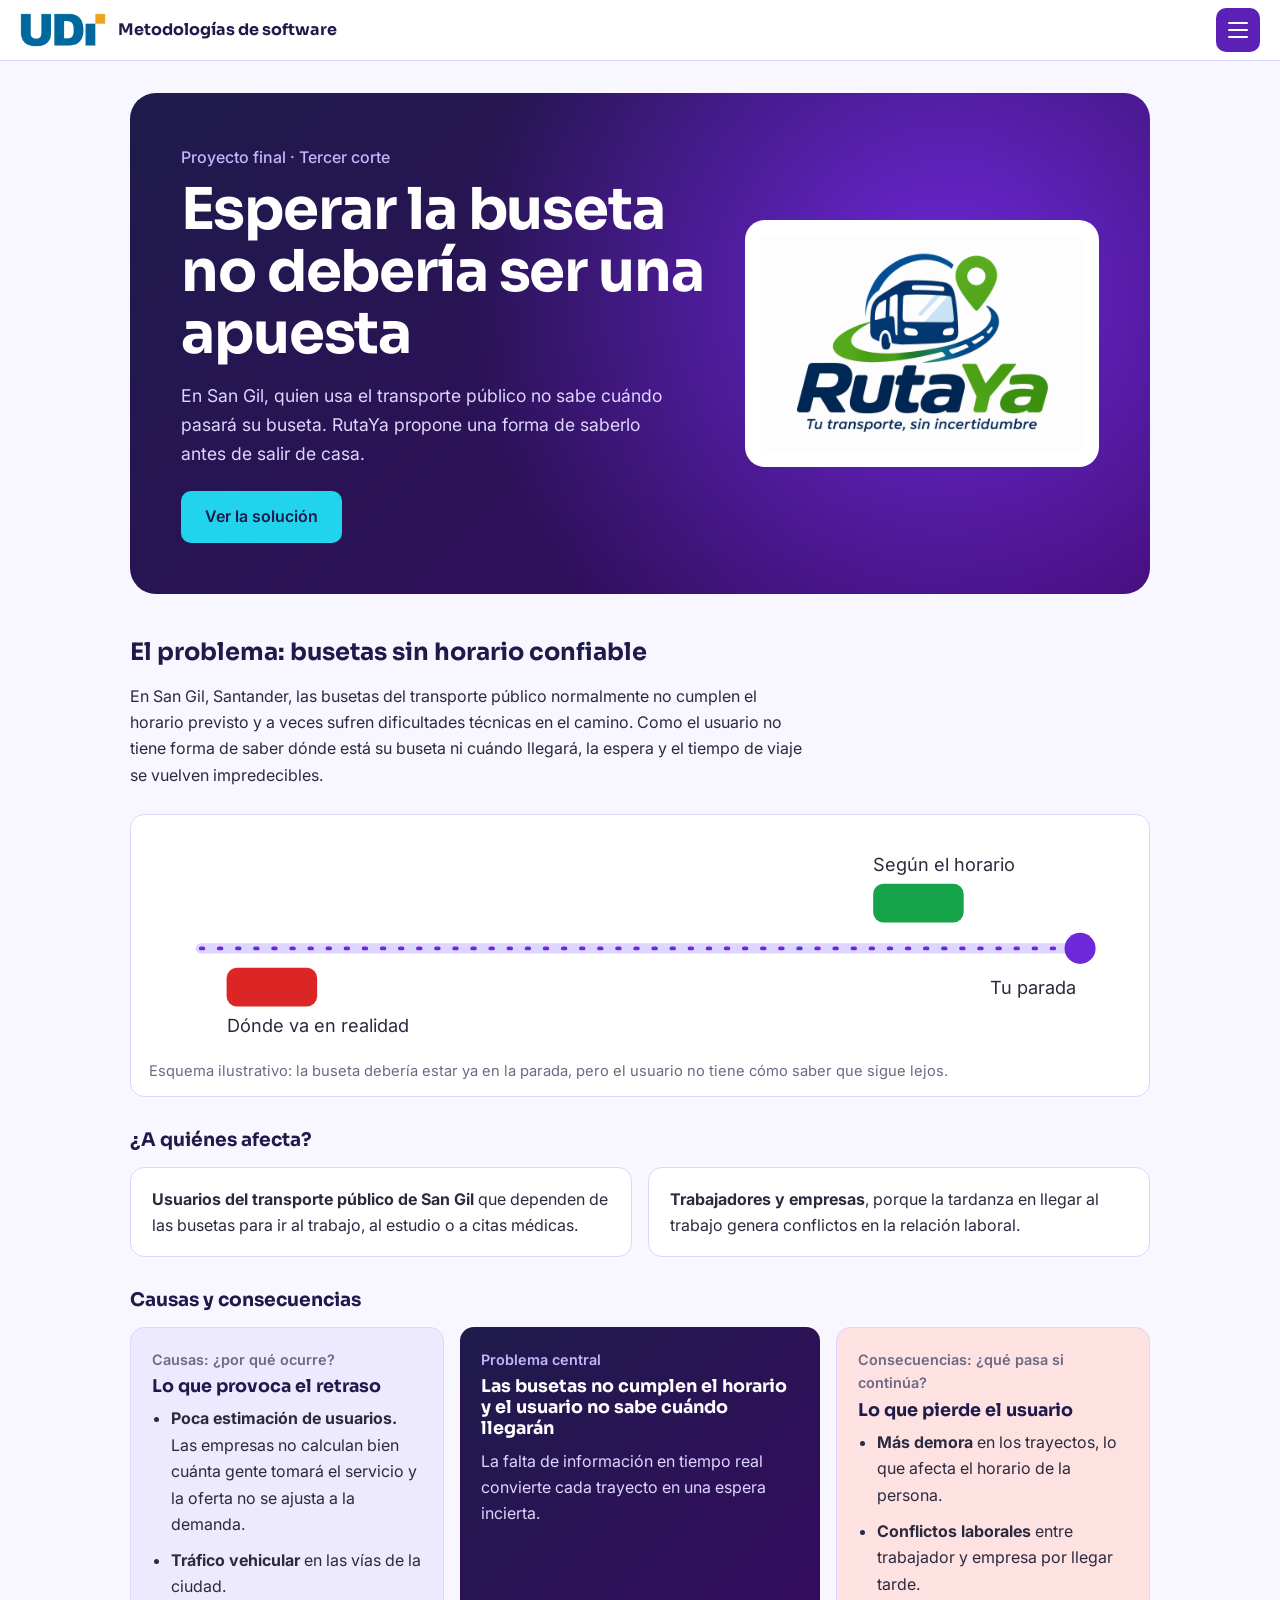
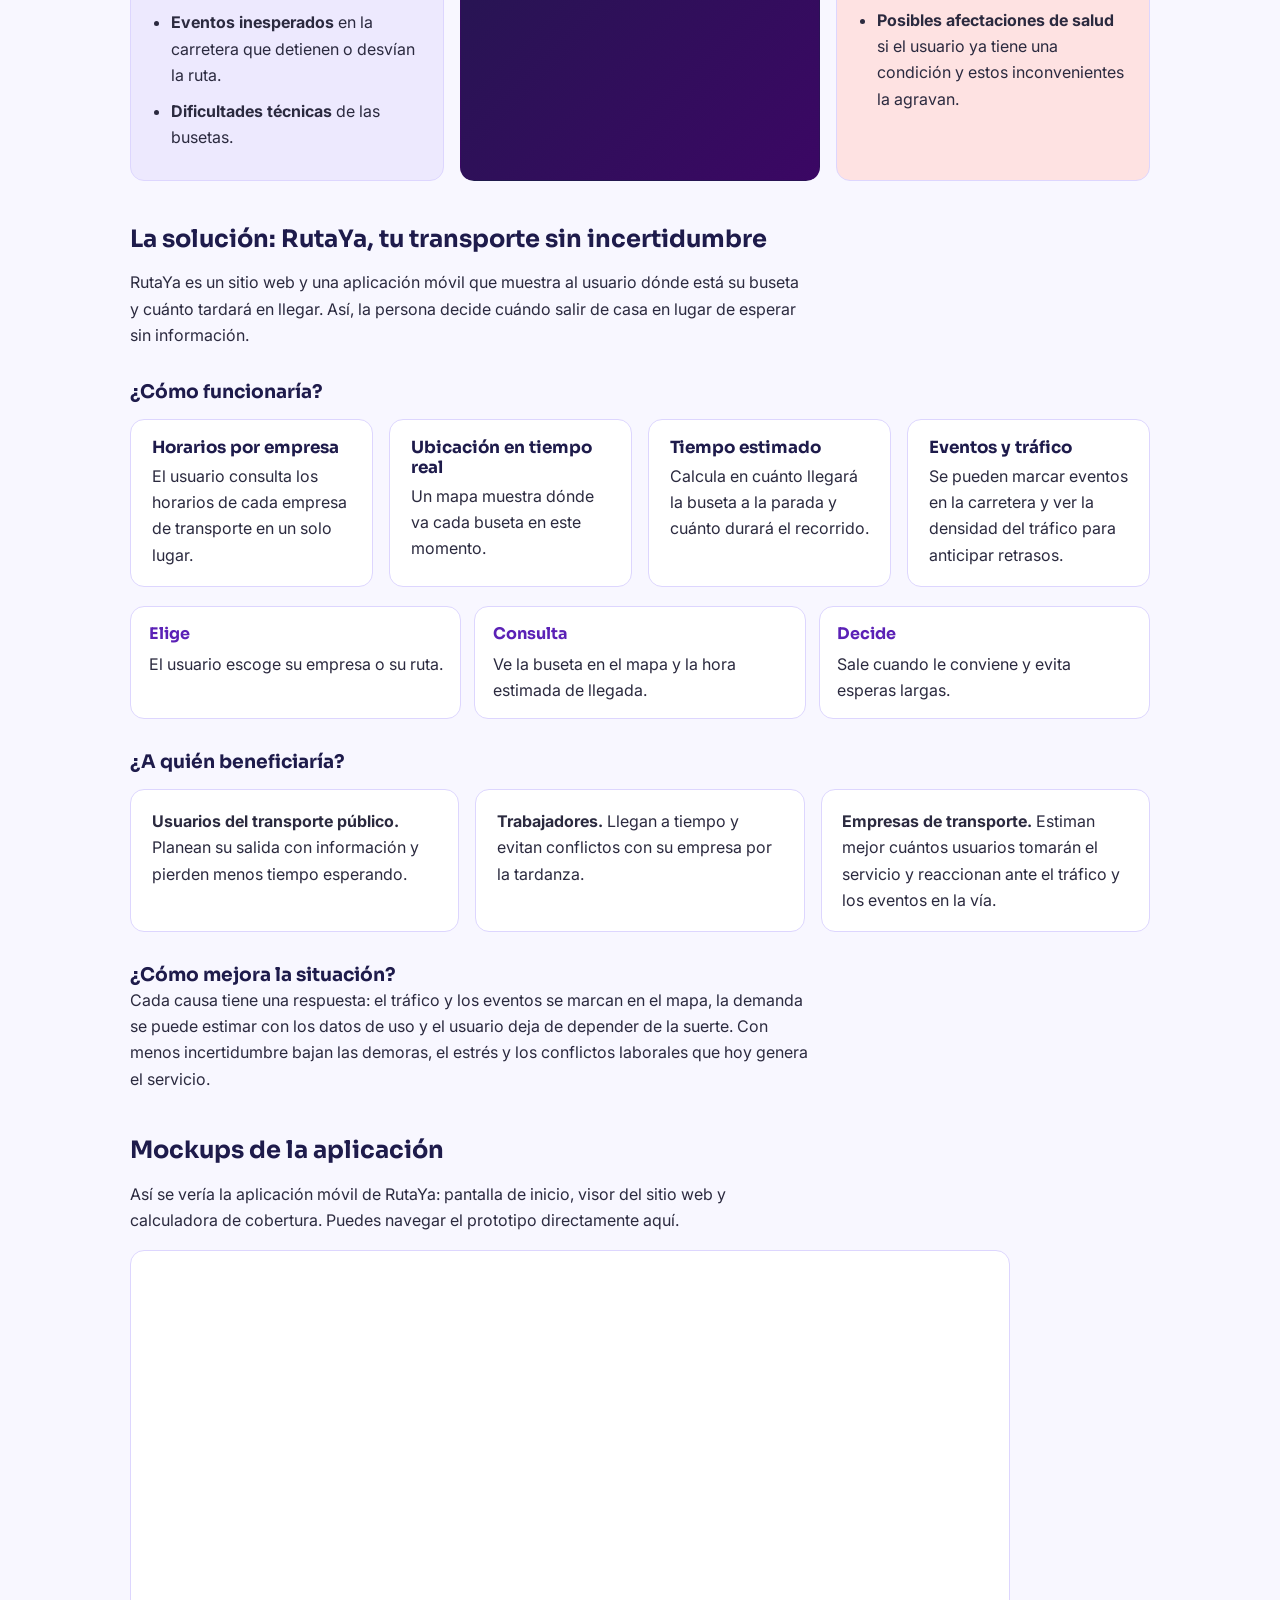
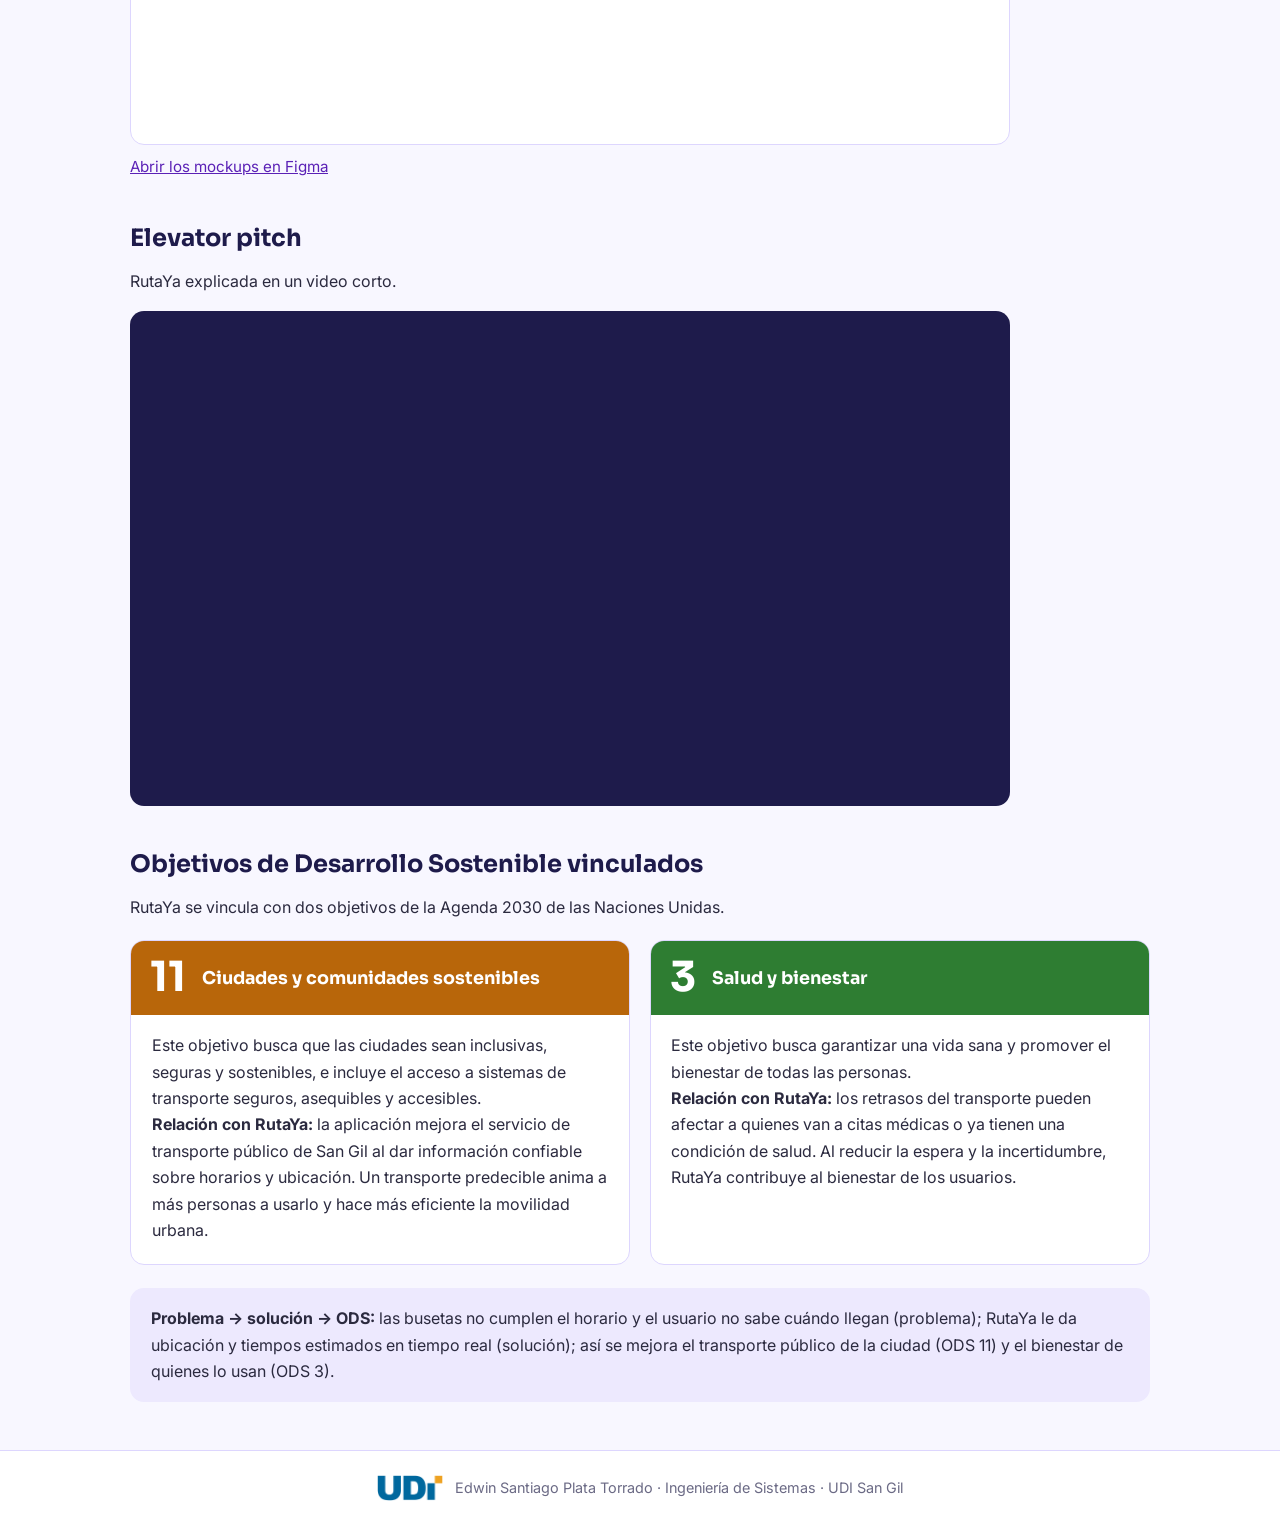
<file: problema.html>
<!DOCTYPE html>
<html lang="es">

<head>
    <meta charset="UTF-8">
    <meta name="viewport" content="width=device-width, initial-scale=1">
    <title>Problema | RutaYa</title>
    <link rel="icon" type="image/png" href="assets/favicon.png">
    <link rel="preconnect" href="https://fonts.googleapis.com">
    <link rel="preconnect" href="https://fonts.gstatic.com" crossorigin>
    <link href="https://fonts.googleapis.com/css2?family=Sora:wght@500;700&family=Inter:wght@400;500;600&display=swap"
        rel="stylesheet">
    <link rel="stylesheet" href="css/base.css">
    <link rel="stylesheet" href="css/problema.css">
</head>

<body>
    <header class="top">
        <a href="index.html" class="marca" aria-label="Ir al inicio">
            <img src="assets/udi-logo-recorte.png" alt="Logo de la UDI">
            <span>Metodologías de software</span>
        </a>
        <button id="burger" class="burger" aria-label="Abrir menú" aria-expanded="false"
            aria-controls="drawer"><i></i><i></i><i></i></button>
    </header>

    <div id="scrim" class="scrim"></div>
    <nav id="drawer" class="drawer" aria-label="Navegación principal">
        <label for="buscar" class="sr">Buscar en el sitio</label>
        <input id="buscar" type="search" placeholder="Buscar sprint, WIP, Scrum..." autocomplete="off">
        <div id="resultados" class="resultados"></div>
        <div class="lista">
            <a href="index.html">Inicio</a>
            <span class="sep">Metodologías</span>
            <a href="cascada.html">Cascada (Waterfall)</a>
            <a href="scrum.html">Scrum</a>
            <a href="kanban.html">Kanban</a>
            <a href="devops.html">DevOps</a>
            <a href="scrumban.html">Scrumban</a>
            <span class="sep">Proyecto final</span>
            <a href="problema.html" class="act" aria-current="page">Problema · RutaYa</a>
            <span class="sep">Recursos</span>
            <a href="comparativa.html">Tabla comparativa</a>
            <a href="glosario.html">Glosario</a>
            <a href="referencias.html">Referencias</a>
        </div>
    </nav>

    <main>
        <!-- Portada de la sección -->
        <section class="p-hero">
            <div>
                <p class="lead">Proyecto final · Tercer corte</p>
                <h1>Esperar la buseta no debería ser una apuesta</h1>
                <p>En San Gil, quien usa el transporte público no sabe cuándo pasará su buseta. RutaYa propone una
                    forma de saberlo antes de salir de casa.</p>
                <a class="btn" href="#solucion">Ver la solución</a>
            </div>
            <img src="assets/rutaya-logo.png"
                alt="Logo de RutaYa: una buseta con un marcador de ubicación y el lema «Tu transporte, sin incertidumbre»">
        </section>

        <!-- 1. PROBLEMA -->
        <section class="bloque" id="problema" aria-labelledby="t-problema">
            <h2 id="t-problema">El problema: busetas sin horario confiable</h2>
            <p class="intro-p">En San Gil, Santander, las busetas del transporte público normalmente no cumplen el
                horario previsto y a veces sufren dificultades técnicas en el camino. Como el usuario no tiene forma de
                saber dónde está su buseta ni cuándo llegará, la espera y el tiempo de viaje se vuelven impredecibles.
            </p>

            <figure class="ruta">
                <svg viewBox="0 0 760 170" role="img" aria-labelledby="ruta-t ruta-d">
                    <title id="ruta-t">Diferencia entre la hora prevista y la llegada real de una buseta</title>
                    <desc id="ruta-d">Una línea de ruta con una parada al final. La buseta debería estar ya en la parada,
                        pero la buseta real todavía va en camino.</desc>
                    <line x1="40" y1="90" x2="720" y2="90" stroke="#DDD6FE" stroke-width="8" stroke-linecap="round" />
                    <line x1="40" y1="90" x2="720" y2="90" stroke="#6D28D9" stroke-width="3" stroke-dasharray="2 12"
                        stroke-linecap="round" />
                    <circle cx="720" cy="90" r="12" fill="#6D28D9" />
                    <text x="650" y="125">Tu parada</text>
                    <rect x="560" y="40" width="70" height="30" rx="8" fill="#16A34A" />
                    <text x="560" y="30">Según el horario</text>
                    <g class="bus-real">
                        <rect x="60" y="105" width="70" height="30" rx="8" fill="#DC2626" />
                        <text x="60" y="155">Dónde va en realidad</text>
                    </g>
                </svg>
                <figcaption>Esquema ilustrativo: la buseta debería estar ya en la parada, pero el usuario no tiene cómo
                    saber que sigue lejos.</figcaption>
            </figure>

            <h3 class="sub">¿A quiénes afecta?</h3>
            <div class="cajas">
                <div class="hv">
                    <p><b>Usuarios del transporte público de San Gil</b> que dependen de las busetas para ir al
                        trabajo, al estudio o a citas médicas.</p>
                </div>
                <div class="hv">
                    <p><b>Trabajadores y empresas</b>, porque la tardanza en llegar al trabajo genera conflictos en la
                        relación laboral.</p>
                </div>
            </div>

            <h3 class="sub">Causas y consecuencias</h3>
            <div class="arbol">
                <div class="col causas">
                    <p class="etq">Causas: ¿por qué ocurre?</p>
                    <h3>Lo que provoca el retraso</h3>
                    <ul>
                        <li><b>Poca estimación de usuarios.</b> Las empresas no calculan bien cuánta gente tomará el
                            servicio y la oferta no se ajusta a la demanda.</li>
                        <li><b>Tráfico vehicular</b> en las vías de la ciudad.</li>
                        <li><b>Eventos inesperados</b> en la carretera que detienen o desvían la ruta.</li>
                        <li><b>Dificultades técnicas</b> de las busetas.</li>
                    </ul>
                </div>
                <div class="col centro">
                    <p class="etq">Problema central</p>
                    <h3>Las busetas no cumplen el horario y el usuario no sabe cuándo llegarán</h3>
                    <p>La falta de información en tiempo real convierte cada trayecto en una espera incierta.</p>
                </div>
                <div class="col consecuencias">
                    <p class="etq">Consecuencias: ¿qué pasa si continúa?</p>
                    <h3>Lo que pierde el usuario</h3>
                    <ul>
                        <li><b>Más demora</b> en los trayectos, lo que afecta el horario de la persona.</li>
                        <li><b>Conflictos laborales</b> entre trabajador y empresa por llegar tarde.</li>
                        <li><b>Posibles afectaciones de salud</b> si el usuario ya tiene una condición y estos
                            inconvenientes la agravan.</li>
                    </ul>
                </div>
            </div>
        </section>

        <!-- 2. SOLUCIÓN -->
        <section class="bloque" id="solucion" aria-labelledby="t-solucion">
            <h2 id="t-solucion">La solución: RutaYa, tu transporte sin incertidumbre</h2>
            <p class="intro-p">RutaYa es un sitio web y una aplicación móvil que muestra al usuario dónde está su buseta
                y cuánto tardará en llegar. Así, la persona decide cuándo salir de casa en lugar de esperar sin
                información.</p>

            <h3 class="sub">¿Cómo funcionaría?</h3>
            <div class="cajas">
                <div class="hv">
                    <h3>Horarios por empresa</h3>
                    <p>El usuario consulta los horarios de cada empresa de transporte en un solo lugar.</p>
                </div>
                <div class="hv">
                    <h3>Ubicación en tiempo real</h3>
                    <p>Un mapa muestra dónde va cada buseta en este momento.</p>
                </div>
                <div class="hv">
                    <h3>Tiempo estimado</h3>
                    <p>Calcula en cuánto llegará la buseta a la parada y cuánto durará el recorrido.</p>
                </div>
                <div class="hv">
                    <h3>Eventos y tráfico</h3>
                    <p>Se pueden marcar eventos en la carretera y ver la densidad del tráfico para anticipar retrasos.
                    </p>
                </div>
            </div>

            <ol class="flujo" aria-label="Flujo de uso">
                <li class="hv"><b>Elige</b>
                    <p>El usuario escoge su empresa o su ruta.</p>
                </li>
                <li class="hv"><b>Consulta</b>
                    <p>Ve la buseta en el mapa y la hora estimada de llegada.</p>
                </li>
                <li class="hv"><b>Decide</b>
                    <p>Sale cuando le conviene y evita esperas largas.</p>
                </li>
            </ol>

            <h3 class="sub">¿A quién beneficiaría?</h3>
            <div class="cajas">
                <div class="hv">
                    <p><b>Usuarios del transporte público.</b> Planean su salida con información y pierden menos
                        tiempo esperando.</p>
                </div>
                <div class="hv">
                    <p><b>Trabajadores.</b> Llegan a tiempo y evitan conflictos con su empresa por la tardanza.</p>
                </div>
                <div class="hv">
                    <p><b>Empresas de transporte.</b> Estiman mejor cuántos usuarios tomarán el servicio y reaccionan
                        ante el tráfico y los eventos en la vía.</p>
                </div>
            </div>

            <h3 class="sub">¿Cómo mejora la situación?</h3>
            <p class="intro-p">Cada causa tiene una respuesta: el tráfico y los eventos se marcan en el mapa, la demanda
                se puede estimar con los datos de uso y el usuario deja de depender de la suerte. Con menos
                incertidumbre bajan las demoras, el estrés y los conflictos laborales que hoy genera el servicio.</p>
        </section>

        <!-- MOCKUPS DE LA APP (Figma). Para cambiar el diseño mostrado, reemplaza el src del iframe por el nuevo código de inserción de Figma. -->
        <section class="bloque" id="mockups" aria-labelledby="t-mockups">
            <h2 id="t-mockups">Mockups de la aplicación</h2>
            <p class="intro-p">Así se vería la aplicación móvil de RutaYa: pantalla de inicio, visor del sitio web y
                calculadora de cobertura. Puedes navegar el prototipo directamente aquí.</p>
            <div class="figma">
                <iframe
                    src="https://embed.figma.com/design/OFe8X3GfrLqMboHHDN7GZs/Sin-t%C3%ADtulo?node-id=2-2&embed-host=share"
                    title="Mockups de la aplicación RutaYa en Figma" loading="lazy" allowfullscreen></iframe>
            </div>
            <p class="fig-enlace"><a href="https://www.figma.com/design/OFe8X3GfrLqMboHHDN7GZs/Sin-t%C3%ADtulo?node-id=2-2"
                    target="_blank" rel="noopener">Abrir los mockups en Figma</a></p>
        </section>


        <section class="bloque" id="video" aria-labelledby="t-video">
            <h2 id="t-video">Elevator pitch</h2>
            <p class="intro-p">RutaYa explicada en un video corto.</p>
            <div id="video-pitch" class="video" data-url="https://youtube.com/shorts/4qPhTY0mWpk?feature=share">
                <p>El video estará disponible pronto.</p>
            </div>
        </section>

        <!-- ODS -->
        <section class="bloque" id="ods" aria-labelledby="t-ods">
            <h2 id="t-ods">Objetivos de Desarrollo Sostenible vinculados</h2>
            <p class="intro-p">RutaYa se vincula con dos objetivos de la Agenda 2030 de las Naciones Unidas.</p>

            <div class="ods">
                <article class="ods-card ods-11">
                    <div class="cab"><span class="num">11</span><span class="nom">Ciudades y comunidades
                            sostenibles</span></div>
                    <div class="cuerpo">
                        <p>Este objetivo busca que las ciudades sean inclusivas, seguras y sostenibles, e incluye el
                            acceso a sistemas de transporte seguros, asequibles y accesibles.</p>
                        <p><b>Relación con RutaYa:</b> la aplicación mejora el servicio de transporte público de San Gil
                            al dar información confiable sobre horarios y ubicación. Un transporte predecible anima a
                            más personas a usarlo y hace más eficiente la movilidad urbana.</p>
                    </div>
                </article>
                <article class="ods-card ods-3">
                    <div class="cab"><span class="num">3</span><span class="nom">Salud y bienestar</span></div>
                    <div class="cuerpo">
                        <p>Este objetivo busca garantizar una vida sana y promover el bienestar de todas las personas.
                        </p>
                        <p><b>Relación con RutaYa:</b> los retrasos del transporte pueden afectar a quienes van a citas
                            médicas o ya tienen una condición de salud. Al reducir la espera y la incertidumbre, RutaYa
                            contribuye al bienestar de los usuarios.</p>
                    </div>
                </article>
            </div>

            <div class="conexion hv">
                <p><b>Problema → solución → ODS:</b> las busetas no cumplen el horario y el usuario no sabe cuándo
                    llegan (problema); RutaYa le da ubicación y tiempos estimados en tiempo real (solución); así se
                    mejora el transporte público de la ciudad (ODS 11) y el bienestar de quienes lo usan (ODS 3).</p>
            </div>
        </section>
    </main>

    <footer class="pie">
        <img src="assets/udi-logo-recorte.png" alt="">
        <p>Edwin Santiago Plata Torrado · Ingeniería de Sistemas · UDI San Gil</p>
    </footer>

    <script src="js/base.js"></script>
    <script src="js/problema.js"></script>
</body>

</html>
</file>
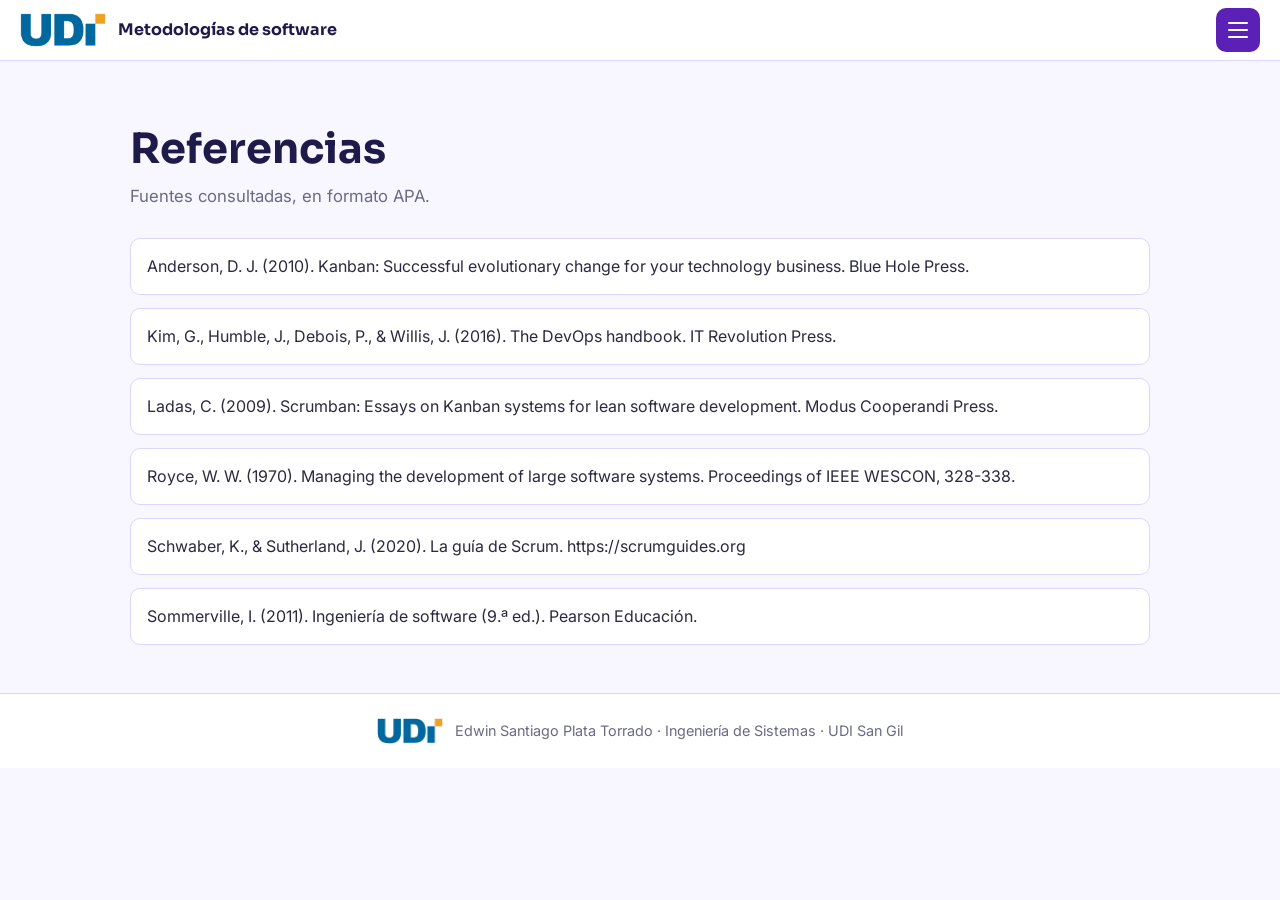
<file: referencias.html>
<!DOCTYPE html>
<html lang="es">
<head>
  <meta charset="UTF-8">
  <meta name="viewport" content="width=device-width, initial-scale=1">
  <title>Referencias | Metodologías de software</title>
  <link rel="icon" type="image/png" href="assets/favicon.png">
  <link rel="preconnect" href="https://fonts.googleapis.com">
  <link rel="preconnect" href="https://fonts.gstatic.com" crossorigin>
  <link href="https://fonts.googleapis.com/css2?family=Sora:wght@500;700&family=Inter:wght@400;500;600&display=swap" rel="stylesheet">
  <link rel="stylesheet" href="css/base.css">
  <link rel="stylesheet" href="css/referencias.css">
</head>
<body>
  <header class="top">
    <a href="index.html" class="marca" aria-label="Ir al inicio">
      <img src="assets/udi-logo-recorte.png" alt="Logo de la UDI">
      <span>Metodologías de software</span>
    </a>
    <button id="burger" class="burger" aria-label="Abrir menú" aria-expanded="false" aria-controls="drawer"><i></i><i></i><i></i></button>
  </header>

  <div id="scrim" class="scrim"></div>
  <nav id="drawer" class="drawer" aria-label="Navegación principal">
    <label for="buscar" class="sr">Buscar en el sitio</label>
    <input id="buscar" type="search" placeholder="Buscar sprint, WIP, Scrum..." autocomplete="off">
    <div id="resultados" class="resultados"></div>
    <div class="lista">
      <a href="index.html">Inicio</a>
      <span class="sep">Metodologías</span>
      <a href="cascada.html">Cascada (Waterfall)</a>
      <a href="scrum.html">Scrum</a>
      <a href="kanban.html">Kanban</a>
      <a href="devops.html">DevOps</a>
      <a href="scrumban.html">Scrumban</a>
      <span class="sep">Proyecto final</span>
      <a href="problema.html">Problema · RutaYa</a>
      <span class="sep">Recursos</span>
      <a href="comparativa.html">Tabla comparativa</a>
      <a href="glosario.html">Glosario</a>
      <a href="referencias.html" class="act" aria-current="page">Referencias</a>
    </div>
  </nav>

  <main>
    <header class="cab"><h1>Referencias</h1><p>Fuentes consultadas, en formato APA.</p></header>
    <ul class="refs"><li class="hv">Anderson, D. J. (2010). Kanban: Successful evolutionary change for your technology business. Blue Hole Press.</li><li class="hv">Kim, G., Humble, J., Debois, P., &amp; Willis, J. (2016). The DevOps handbook. IT Revolution Press.</li><li class="hv">Ladas, C. (2009). Scrumban: Essays on Kanban systems for lean software development. Modus Cooperandi Press.</li><li class="hv">Royce, W. W. (1970). Managing the development of large software systems. Proceedings of IEEE WESCON, 328-338.</li><li class="hv">Schwaber, K., &amp; Sutherland, J. (2020). La guía de Scrum. https://scrumguides.org</li><li class="hv">Sommerville, I. (2011). Ingeniería de software (9.ª ed.). Pearson Educación.</li></ul>
  </main>

  <footer class="pie">
    <img src="assets/udi-logo-recorte.png" alt="">
    <p>Edwin Santiago Plata Torrado · Ingeniería de Sistemas · UDI San Gil</p>
  </footer>

  <script src="js/base.js"></script>
  <script src="js/referencias.js"></script>
</body>
</html>
</file>
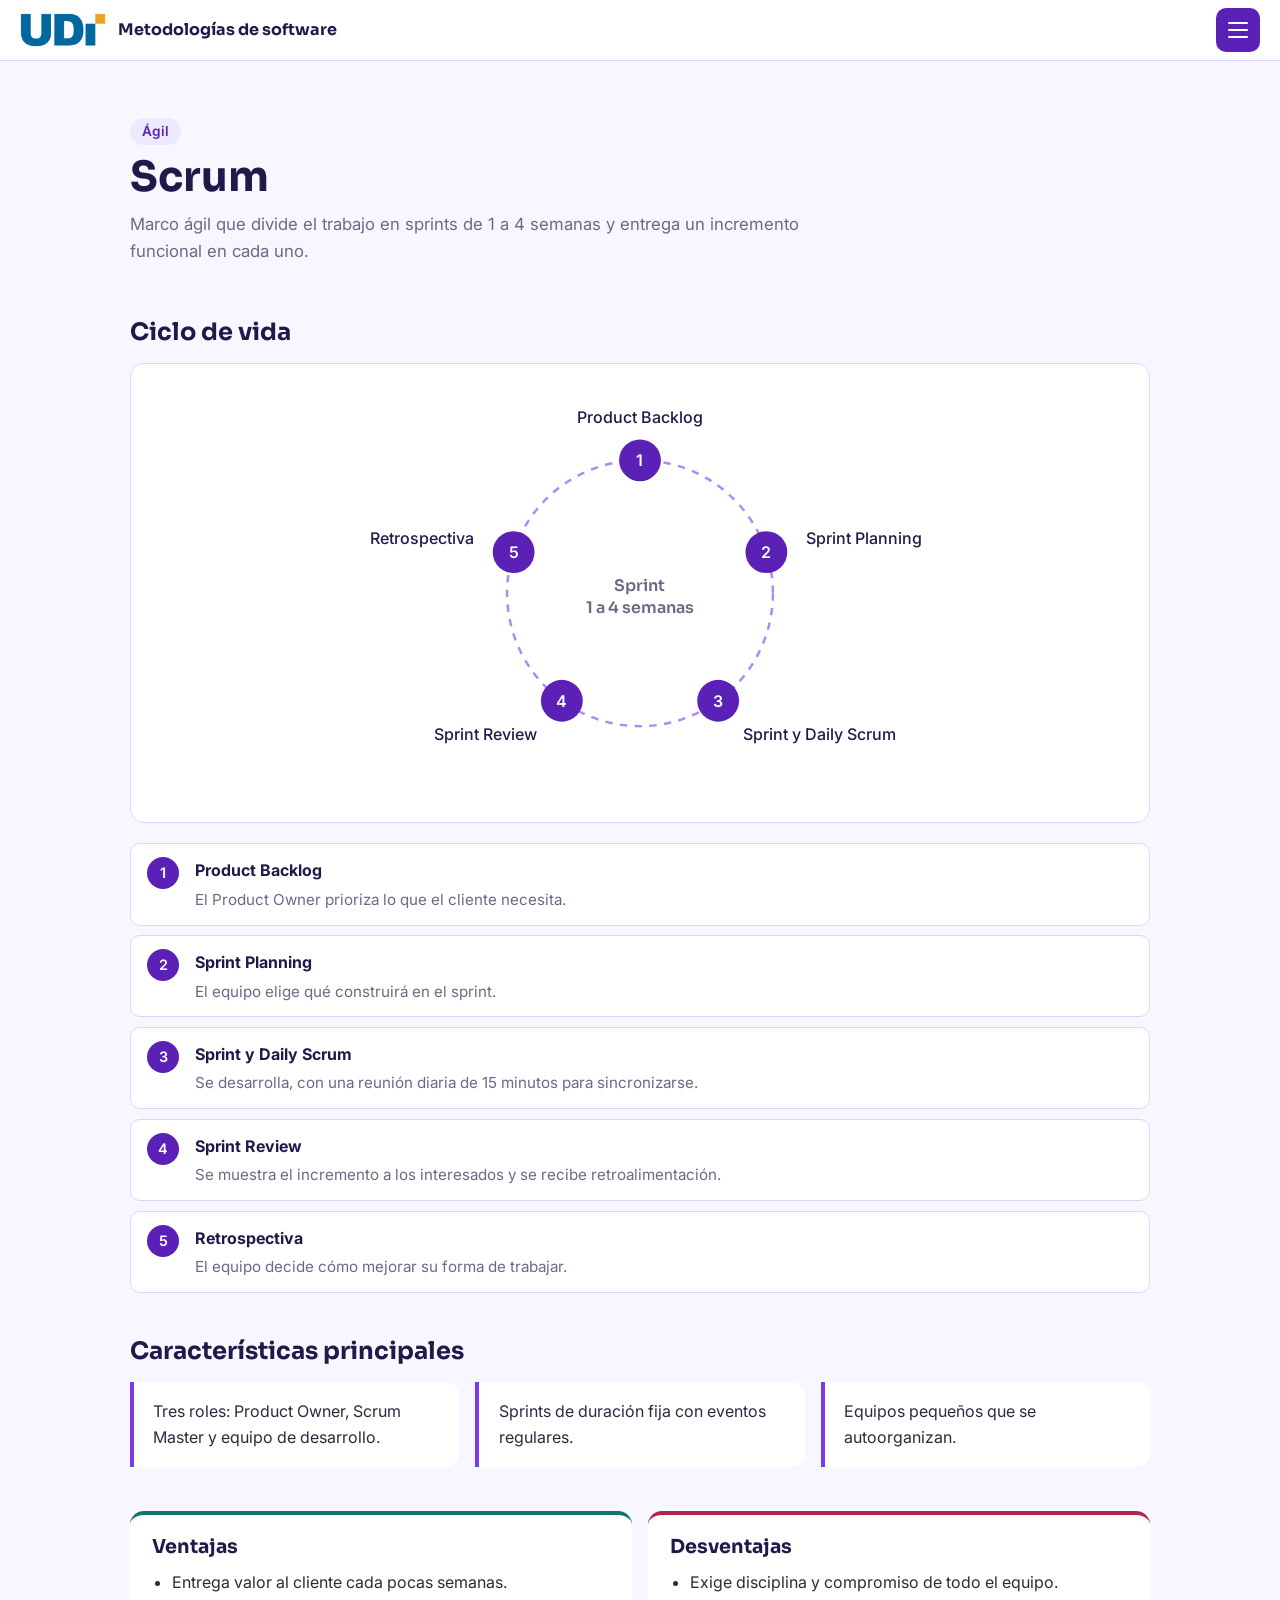
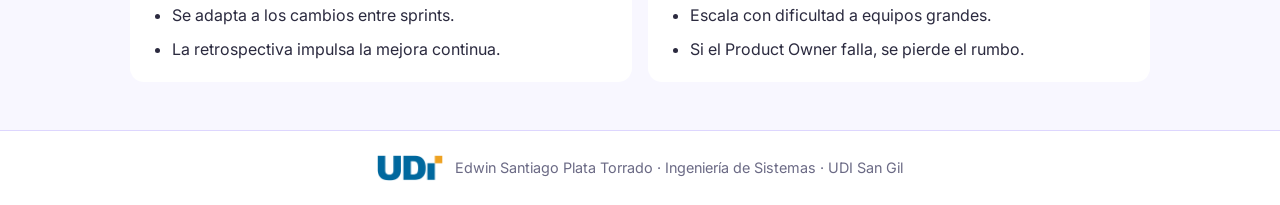
<file: scrum.html>
<!DOCTYPE html>
<html lang="es">
<head>
  <meta charset="UTF-8">
  <meta name="viewport" content="width=device-width, initial-scale=1">
  <title>Scrum | Metodologías de software</title>
  <link rel="icon" type="image/png" href="assets/favicon.png">
  <link rel="preconnect" href="https://fonts.googleapis.com">
  <link rel="preconnect" href="https://fonts.gstatic.com" crossorigin>
  <link href="https://fonts.googleapis.com/css2?family=Sora:wght@500;700&family=Inter:wght@400;500;600&display=swap" rel="stylesheet">
  <link rel="stylesheet" href="css/base.css">
  <link rel="stylesheet" href="css/metodologia.css">
  <link rel="stylesheet" href="css/scrum.css">
</head>
<body>
  <header class="top">
    <a href="index.html" class="marca" aria-label="Ir al inicio">
      <img src="assets/udi-logo-recorte.png" alt="Logo de la UDI">
      <span>Metodologías de software</span>
    </a>
    <button id="burger" class="burger" aria-label="Abrir menú" aria-expanded="false" aria-controls="drawer"><i></i><i></i><i></i></button>
  </header>

  <div id="scrim" class="scrim"></div>
  <nav id="drawer" class="drawer" aria-label="Navegación principal">
    <label for="buscar" class="sr">Buscar en el sitio</label>
    <input id="buscar" type="search" placeholder="Buscar sprint, WIP, Scrum..." autocomplete="off">
    <div id="resultados" class="resultados"></div>
    <div class="lista">
      <a href="index.html">Inicio</a>
      <span class="sep">Metodologías</span>
      <a href="cascada.html">Cascada (Waterfall)</a>
      <a href="scrum.html" class="act" aria-current="page">Scrum</a>
      <a href="kanban.html">Kanban</a>
      <a href="devops.html">DevOps</a>
      <a href="scrumban.html">Scrumban</a>
      <span class="sep">Proyecto final</span>
      <a href="problema.html">Problema · RutaYa</a>
      <span class="sep">Recursos</span>
      <a href="comparativa.html">Tabla comparativa</a>
      <a href="glosario.html">Glosario</a>
      <a href="referencias.html">Referencias</a>
    </div>
  </nav>

  <main>
    <header class="cab"><span class="tag">Ágil</span><h1>Scrum</h1><p>Marco ágil que divide el trabajo en sprints de 1 a 4 semanas y entrega un incremento funcional en cada uno.</p></header>
    <section class="bloque"><h2>Ciclo de vida</h2>
      <div class="dg"><svg viewBox="0 0 520 340" class="dg-ciclo" role="group" aria-label="Ciclo de un sprint"><circle class="anillo" cx="260" cy="170" r="108"/><text class="centro" x="260" y="168" text-anchor="middle">Sprint</text><text class="centro" x="260" y="186" text-anchor="middle">1 a 4 semanas</text><g data-paso="0"><circle class="f" cx="260.0" cy="62.0" r="17"/><text class="num" x="260.0" y="67.0" text-anchor="middle">1</text><text class="lbl" x="260.0" y="32.0" text-anchor="middle">Product Backlog</text></g><g data-paso="1"><circle class="f" cx="362.7" cy="136.6" r="17"/><text class="num" x="362.7" y="141.6" text-anchor="middle">2</text><text class="lbl" x="395.1" y="130.1" text-anchor="start">Sprint Planning</text></g><g data-paso="2"><circle class="f" cx="323.5" cy="257.4" r="17"/><text class="num" x="323.5" y="262.4" text-anchor="middle">3</text><text class="lbl" x="343.5" y="288.9" text-anchor="start">Sprint y Daily Scrum</text></g><g data-paso="3"><circle class="f" cx="196.5" cy="257.4" r="17"/><text class="num" x="196.5" y="262.4" text-anchor="middle">4</text><text class="lbl" x="176.5" y="288.9" text-anchor="end">Sprint Review</text></g><g data-paso="4"><circle class="f" cx="157.3" cy="136.6" r="17"/><text class="num" x="157.3" y="141.6" text-anchor="middle">5</text><text class="lbl" x="124.9" y="130.1" text-anchor="end">Retrospectiva</text></g></svg></div>
      <ol class="pasos"><li class="hv" data-paso="0"><strong>Product Backlog</strong><span>El Product Owner prioriza lo que el cliente necesita.</span></li><li class="hv" data-paso="1"><strong>Sprint Planning</strong><span>El equipo elige qué construirá en el sprint.</span></li><li class="hv" data-paso="2"><strong>Sprint y Daily Scrum</strong><span>Se desarrolla, con una reunión diaria de 15 minutos para sincronizarse.</span></li><li class="hv" data-paso="3"><strong>Sprint Review</strong><span>Se muestra el incremento a los interesados y se recibe retroalimentación.</span></li><li class="hv" data-paso="4"><strong>Retrospectiva</strong><span>El equipo decide cómo mejorar su forma de trabajar.</span></li></ol></section>
    <section class="bloque"><h2>Características principales</h2><div class="tres"><article class="hv"><p>Tres roles: Product Owner, Scrum Master y equipo de desarrollo.</p></article><article class="hv"><p>Sprints de duración fija con eventos regulares.</p></article><article class="hv"><p>Equipos pequeños que se autoorganizan.</p></article></div></section>
    <section class="bloque dos"><div class="pro hv"><h2>Ventajas</h2><ul><li>Entrega valor al cliente cada pocas semanas.</li><li>Se adapta a los cambios entre sprints.</li><li>La retrospectiva impulsa la mejora continua.</li></ul></div><div class="con hv"><h2>Desventajas</h2><ul><li>Exige disciplina y compromiso de todo el equipo.</li><li>Escala con dificultad a equipos grandes.</li><li>Si el Product Owner falla, se pierde el rumbo.</li></ul></div></section>
  </main>

  <footer class="pie">
    <img src="assets/udi-logo-recorte.png" alt="">
    <p>Edwin Santiago Plata Torrado · Ingeniería de Sistemas · UDI San Gil</p>
  </footer>

  <script src="js/base.js"></script>
  <script src="js/scrum.js"></script>
</body>
</html>
</file>
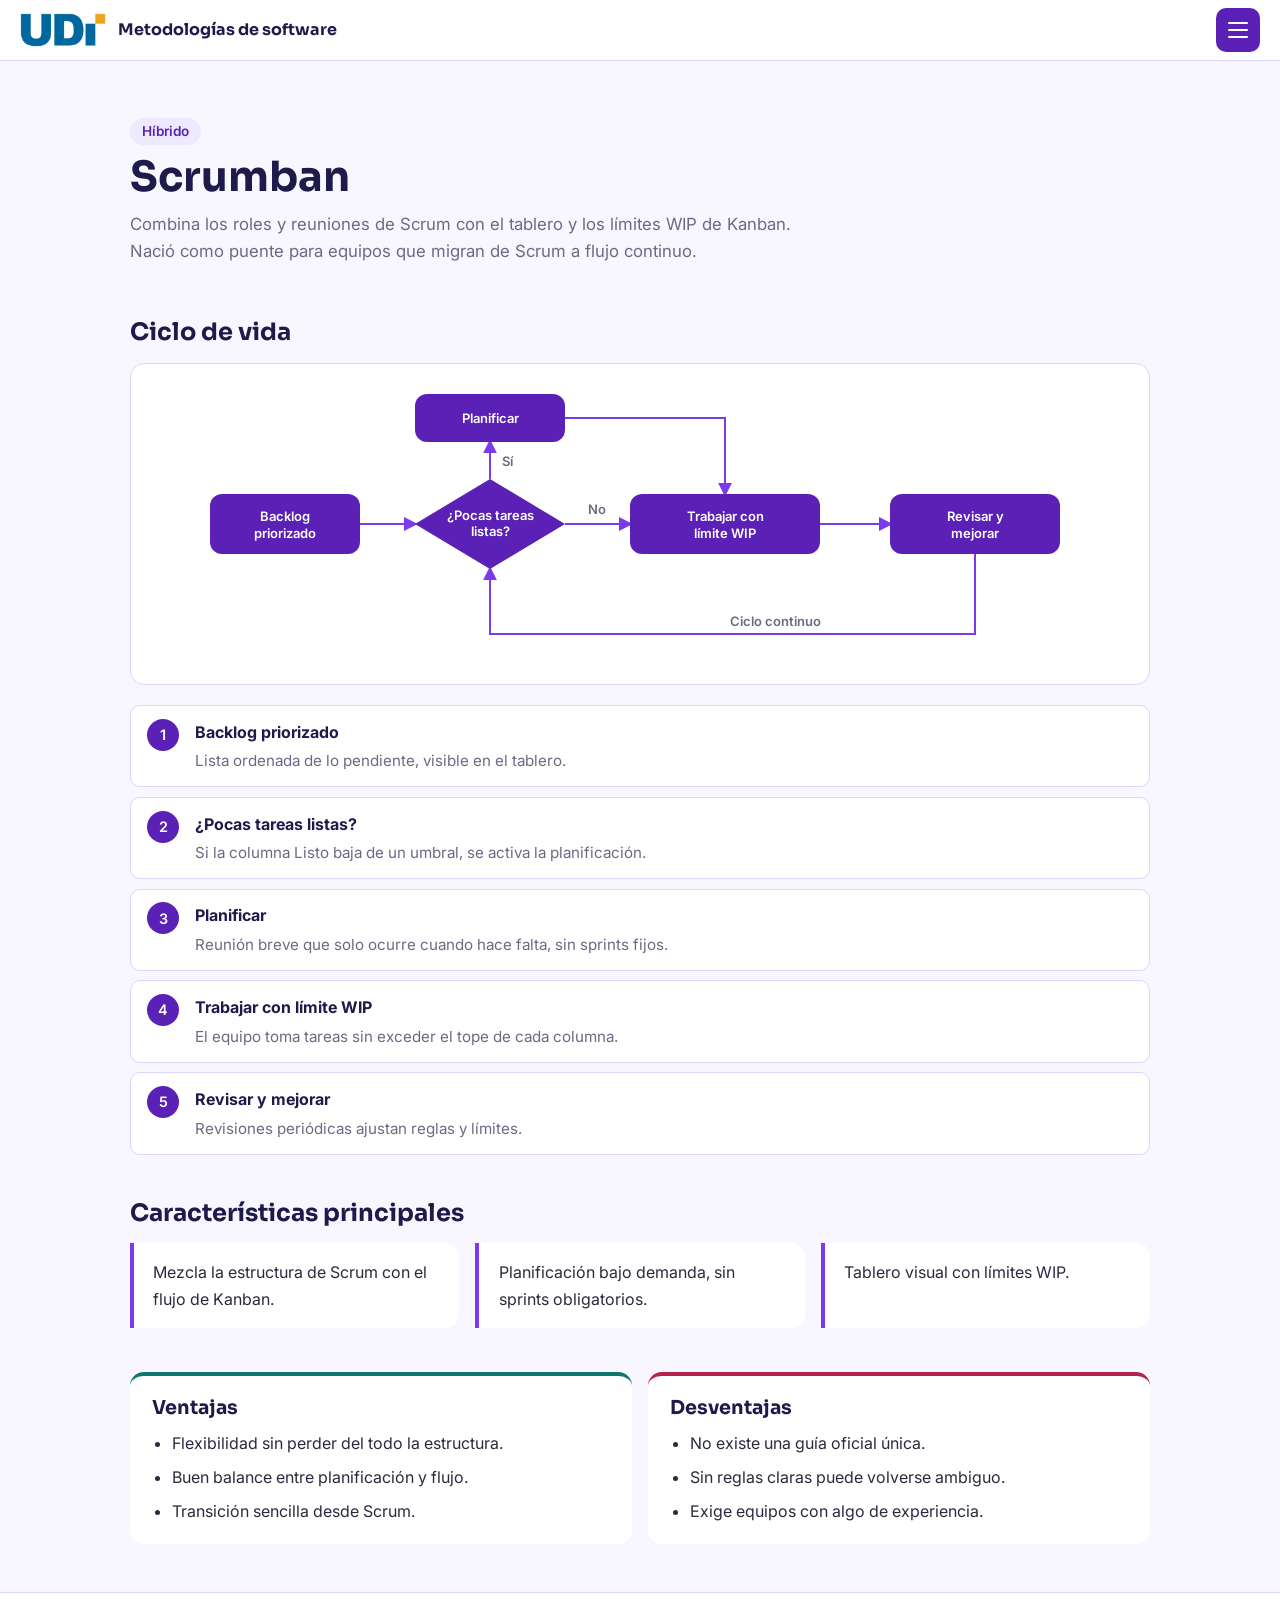
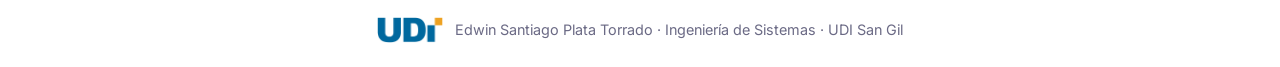
<file: scrumban.html>
<!DOCTYPE html>
<html lang="es">
<head>
  <meta charset="UTF-8">
  <meta name="viewport" content="width=device-width, initial-scale=1">
  <title>Scrumban | Metodologías de software</title>
  <link rel="icon" type="image/png" href="assets/favicon.png">
  <link rel="preconnect" href="https://fonts.googleapis.com">
  <link rel="preconnect" href="https://fonts.gstatic.com" crossorigin>
  <link href="https://fonts.googleapis.com/css2?family=Sora:wght@500;700&family=Inter:wght@400;500;600&display=swap" rel="stylesheet">
  <link rel="stylesheet" href="css/base.css">
  <link rel="stylesheet" href="css/metodologia.css">
  <link rel="stylesheet" href="css/scrumban.css">
</head>
<body>
  <header class="top">
    <a href="index.html" class="marca" aria-label="Ir al inicio">
      <img src="assets/udi-logo-recorte.png" alt="Logo de la UDI">
      <span>Metodologías de software</span>
    </a>
    <button id="burger" class="burger" aria-label="Abrir menú" aria-expanded="false" aria-controls="drawer"><i></i><i></i><i></i></button>
  </header>

  <div id="scrim" class="scrim"></div>
  <nav id="drawer" class="drawer" aria-label="Navegación principal">
    <label for="buscar" class="sr">Buscar en el sitio</label>
    <input id="buscar" type="search" placeholder="Buscar sprint, WIP, Scrum..." autocomplete="off">
    <div id="resultados" class="resultados"></div>
    <div class="lista">
      <a href="index.html">Inicio</a>
      <span class="sep">Metodologías</span>
      <a href="cascada.html">Cascada (Waterfall)</a>
      <a href="scrum.html">Scrum</a>
      <a href="kanban.html">Kanban</a>
      <a href="devops.html">DevOps</a>
      <a href="scrumban.html" class="act" aria-current="page">Scrumban</a>
      <span class="sep">Proyecto final</span>
      <a href="problema.html">Problema · RutaYa</a>
      <span class="sep">Recursos</span>
      <a href="comparativa.html">Tabla comparativa</a>
      <a href="glosario.html">Glosario</a>
      <a href="referencias.html">Referencias</a>
    </div>
  </nav>

  <main>
    <header class="cab"><span class="tag">Híbrido</span><h1>Scrumban</h1><p>Combina los roles y reuniones de Scrum con el tablero y los límites WIP de Kanban. Nació como puente para equipos que migran de Scrum a flujo continuo.</p></header>
    <section class="bloque"><h2>Ciclo de vida</h2>
      <div class="dg"><svg viewBox="0 0 900 280" class="dg-flujo" role="group" aria-label="Diagrama de flujo de Scrumban"><defs><marker id="pt" viewBox="0 0 10 10" refX="8" refY="5" markerWidth="7" markerHeight="7" orient="auto"><path d="M0 0L10 5L0 10z" class="punta"/></marker></defs>
 <g class="fl" marker-end="url(#pt)"><path d="M170 140H225" marker-end="url(#pt)"/><path d="M375 140H440" marker-end="url(#pt)"/><path d="M300 95V58" marker-end="url(#pt)"/><path d="M375 34H535V110" marker-end="url(#pt)"/><path d="M630 140H700" marker-end="url(#pt)"/><path d="M785 170V250H300V185" marker-end="url(#pt)"/></g>
 <g data-paso="0"><rect class="f" x="20" y="110" width="150" height="60" rx="12"/><text class="tx" x="95" y="137" text-anchor="middle">Backlog</text><text class="tx" x="95" y="154" text-anchor="middle">priorizado</text></g><g data-paso="1"><polygon class="f" points="300,95 375,140 300,185 225,140"/><text class="tx" x="300" y="136" text-anchor="middle">¿Pocas tareas</text><text class="tx" x="300" y="152" text-anchor="middle">listas?</text></g>
 <g data-paso="2"><rect class="f" x="225" y="10" width="150" height="48" rx="12"/><text class="tx" x="300" y="39" text-anchor="middle">Planificar</text></g><g data-paso="3"><rect class="f" x="440" y="110" width="190" height="60" rx="12"/><text class="tx" x="535" y="137" text-anchor="middle">Trabajar con</text><text class="tx" x="535" y="154" text-anchor="middle">límite WIP</text></g><g data-paso="4"><rect class="f" x="700" y="110" width="170" height="60" rx="12"/><text class="tx" x="785" y="137" text-anchor="middle">Revisar y</text><text class="tx" x="785" y="154" text-anchor="middle">mejorar</text></g>
 <text class="nota" x="312" y="82">Sí</text><text class="nota" x="398" y="130">No</text><text class="nota" x="540" y="242">Ciclo continuo</text></svg></div>
      <ol class="pasos"><li class="hv" data-paso="0"><strong>Backlog priorizado</strong><span>Lista ordenada de lo pendiente, visible en el tablero.</span></li><li class="hv" data-paso="1"><strong>¿Pocas tareas listas?</strong><span>Si la columna Listo baja de un umbral, se activa la planificación.</span></li><li class="hv" data-paso="2"><strong>Planificar</strong><span>Reunión breve que solo ocurre cuando hace falta, sin sprints fijos.</span></li><li class="hv" data-paso="3"><strong>Trabajar con límite WIP</strong><span>El equipo toma tareas sin exceder el tope de cada columna.</span></li><li class="hv" data-paso="4"><strong>Revisar y mejorar</strong><span>Revisiones periódicas ajustan reglas y límites.</span></li></ol></section>
    <section class="bloque"><h2>Características principales</h2><div class="tres"><article class="hv"><p>Mezcla la estructura de Scrum con el flujo de Kanban.</p></article><article class="hv"><p>Planificación bajo demanda, sin sprints obligatorios.</p></article><article class="hv"><p>Tablero visual con límites WIP.</p></article></div></section>
    <section class="bloque dos"><div class="pro hv"><h2>Ventajas</h2><ul><li>Flexibilidad sin perder del todo la estructura.</li><li>Buen balance entre planificación y flujo.</li><li>Transición sencilla desde Scrum.</li></ul></div><div class="con hv"><h2>Desventajas</h2><ul><li>No existe una guía oficial única.</li><li>Sin reglas claras puede volverse ambiguo.</li><li>Exige equipos con algo de experiencia.</li></ul></div></section>
  </main>

  <footer class="pie">
    <img src="assets/udi-logo-recorte.png" alt="">
    <p>Edwin Santiago Plata Torrado · Ingeniería de Sistemas · UDI San Gil</p>
  </footer>

  <script src="js/base.js"></script>
  <script src="js/scrumban.js"></script>
</body>
</html>
</file>
<file: css/base.css>
:root{
  --tinta:#1E1B4B; --morado:#5B21B6; --violeta:#7C3AED; --lavanda:#EDE9FE; --niebla:#F8F7FF;
  --cian:#22D3EE; --texto:#2B2A3F; --suave:#6B6A85; --borde:#DDD6FE; --ok:#0F766E; --mal:#B4234B;
  --r:14px; --sombra:0 8px 24px rgba(91,33,182,.10);
}
*{box-sizing:border-box;margin:0}
html{scroll-behavior:smooth}
body{font-family:Inter,system-ui,sans-serif;color:var(--texto);background:var(--niebla);line-height:1.65;font-size:16px}
h1,h2,h3,h4{font-family:Sora,Inter,sans-serif;color:var(--tinta);line-height:1.2}
a{color:var(--morado)}
:focus-visible{outline:3px solid var(--cian);outline-offset:2px}
.sr{position:absolute;width:1px;height:1px;overflow:hidden;clip:rect(0 0 0 0)}

/* Encabezado */
.top{position:sticky;top:0;z-index:20;display:flex;align-items:center;justify-content:space-between;padding:.5rem 1.25rem;background:#fff;border-bottom:1px solid var(--borde)}
.marca{display:flex;align-items:center;gap:.75rem;text-decoration:none;color:var(--tinta);font-family:Sora,sans-serif;font-weight:700}
.marca img{height:34px;width:auto}
.burger{background:var(--morado);border:0;border-radius:10px;width:44px;height:44px;display:grid;place-content:center;gap:5px;cursor:pointer}
.burger i{display:block;width:20px;height:2px;background:#fff;border-radius:2px;transition:transform .25s}
.menu-abierto .burger i:nth-child(1){transform:translateY(7px) rotate(45deg)}
.menu-abierto .burger i:nth-child(2){opacity:0}
.menu-abierto .burger i:nth-child(3){transform:translateY(-7px) rotate(-45deg)}

/* Menú lateral */
.scrim{position:fixed;inset:0;background:rgba(30,27,75,.45);opacity:0;pointer-events:none;transition:opacity .25s;z-index:30}
.drawer{position:fixed;top:0;right:0;height:100%;width:min(340px,88vw);background:#fff;z-index:40;padding:1.25rem;overflow-y:auto;transform:translateX(100%);visibility:hidden;transition:transform .3s,visibility .3s;box-shadow:-12px 0 32px rgba(30,27,75,.18)}
.menu-abierto .drawer{transform:none;visibility:visible}
.menu-abierto .scrim{opacity:1;pointer-events:auto}
.drawer input,.filtro{width:100%;padding:.7rem 1rem;border:1.5px solid var(--borde);border-radius:10px;font:inherit;background:var(--niebla)}
.drawer input:focus,.filtro:focus{border-color:var(--violeta);outline:none;box-shadow:0 0 0 3px var(--lavanda)}
.resultados{margin:.5rem 0}
.resultados a{display:flex;justify-content:space-between;padding:.5rem .75rem;border-radius:8px;text-decoration:none;background:var(--lavanda);margin-bottom:.35rem;color:var(--tinta)}
.resultados small{color:var(--suave)}
.vacio{color:var(--suave);font-size:.9rem;padding:.5rem}
.lista a{display:block;padding:.6rem .75rem;border-radius:8px;text-decoration:none;color:var(--texto);border-left:3px solid transparent}
.lista a:hover{background:var(--niebla)}
.lista a.act{background:var(--lavanda);border-left-color:var(--violeta);font-weight:600;color:var(--morado)}
.sep{display:block;margin:1.1rem 0 .3rem;padding:0 .75rem;font-size:.85rem;color:var(--suave);font-weight:600}

/* Contenido */
main{max-width:1060px;margin:0 auto;padding:2rem 1.25rem 3rem;outline:none}
.bloque{margin-top:2.75rem}
.bloque>h2{font-size:1.5rem;margin-bottom:1rem}
.cab{padding:1.5rem 0 .5rem}
.cab h1{font-size:clamp(1.9rem,4vw,2.6rem);margin:.5rem 0}
.cab p{max-width:62ch;color:var(--suave);font-size:1.05rem}
.tag{display:inline-block;background:var(--lavanda);color:var(--morado);border-radius:99px;padding:.15rem .75rem;font-size:.85rem;font-weight:600}

/* Oscurecimiento al pasar el mouse*/
.hv{transition:background .3s,color .3s}
.hv:hover,.hv.on{background:var(--tinta);color:#fff}
.hv:hover :is(h2,h3,strong,span,p,li,dt,dd),.hv.on :is(h2,h3,strong,span,p,li,dt,dd){color:#fff;transition:color .3s}

.pie{display:flex;align-items:center;justify-content:center;gap:.8rem;padding:1.5rem 1rem;background:#fff;border-top:1px solid var(--borde);color:var(--suave);font-size:.9rem;text-align:center}
.pie img{height:26px}


.marca span{font-size:1rem}
@media (prefers-reduced-motion:reduce){*{transition:none!important;scroll-behavior:auto!important}}
</file>
<file: css/index.css>
.hero{display:grid;grid-template-columns:1.1fr 1fr;gap:2rem;align-items:center;min-height:min(80vh,640px);background:radial-gradient(circle at 78% 35%,#6D28D9 0,transparent 55%),linear-gradient(135deg,#1E1B4B,#3B0764);border-radius:26px;padding:clamp(1.5rem,5vw,3.5rem);color:#fff;overflow:hidden}
.hero .lead{color:#C4B5FD;font-weight:500}
.hero h1{color:#fff;font-size:clamp(2.4rem,6.5vw,4.6rem);line-height:1.04;letter-spacing:-.02em;margin:.6rem 0 1.2rem}
.hero-txt p:not(.lead){max-width:42ch;font-size:1.12rem;color:#DDD6FE}
.btn{display:inline-block;margin-top:1.6rem;background:var(--cian);color:var(--tinta);font-weight:600;padding:.8rem 1.5rem;border-radius:10px;text-decoration:none;transition:background .25s}
.btn:hover{background:#A5F3FC}
.orbita{--s:min(430px,84vw);--r:calc(var(--s)*.38);position:relative;width:var(--s);height:var(--s);justify-self:center}
.orbita::before,.orbita::after{content:"";position:absolute;border-radius:50%;border:1.5px dashed rgba(196,181,253,.45);top:50%;left:50%;translate:-50% -50%}
.orbita::before{width:calc(var(--r)*2);height:calc(var(--r)*2)}
.orbita::after{width:calc(var(--r)*1.1);height:calc(var(--r)*1.1);border-color:rgba(34,211,238,.35)}
.nucleo{position:absolute;top:50%;left:50%;translate:-50% -50%;width:calc(var(--s)*.27);height:calc(var(--s)*.27);border-radius:50%;background:linear-gradient(135deg,var(--cian),var(--violeta));display:grid;place-content:center;text-align:center;padding:.6rem;font:700 .72rem/1.2 Sora,sans-serif;color:#fff;box-shadow:0 0 50px rgba(34,211,238,.35)}
.giro{position:absolute;inset:0;padding:0;list-style:none;animation:giro 50s linear infinite}
.giro li{--a:calc(var(--i)*72deg - 90deg);position:absolute;top:50%;left:50%;transform:translate(-50%,-50%) rotate(var(--a)) translateX(var(--r)) rotate(calc(var(--a)*-1))}
.giro a{display:block;background:#fff;color:var(--tinta);font:600 .95rem Sora,sans-serif;padding:.55rem 1.1rem;border-radius:99px;text-decoration:none;box-shadow:0 6px 20px rgba(0,0,0,.25);animation:giro 50s linear infinite reverse;transition:background .25s}
.giro a:hover{background:var(--cian)}
.orbita:hover .giro,.orbita:hover .giro a{animation-play-state:paused}
@keyframes giro{to{transform:rotate(360deg)}}
.ficha-fila{display:grid;grid-template-columns:repeat(auto-fit,minmax(200px,1fr));gap:.8rem;margin-top:1rem}
.ficha-fila>div{background:#fff;border:1px solid var(--borde);border-radius:var(--r);padding:1rem 1.2rem}
.ficha-fila dt{font-size:.82rem;color:var(--suave)}
.ficha-fila dd{font-weight:600;color:var(--tinta)}
.intro{display:grid;gap:1rem;grid-template-columns:repeat(auto-fit,minmax(250px,1fr))}
.intro article{background:#fff;border-left:4px solid var(--violeta);padding:1.1rem 1.25rem;border-radius:0 var(--r) var(--r) 0}
.intro h3{font-size:1.05rem;margin-bottom:.4rem}
.grid{display:grid;gap:1rem;grid-template-columns:repeat(auto-fit,minmax(280px,1fr))}
.tarj{display:block;background:#fff;border:1px solid var(--borde);border-radius:var(--r);padding:1.25rem;text-decoration:none;color:var(--texto);transition:border-color .2s,transform .2s}
.tarj:hover{border-color:var(--violeta);transform:translateY(-3px)}
.tarj h3{font-size:1.2rem;margin-bottom:.4rem}
.tarj p{margin-top:.7rem;font-size:.95rem;color:var(--suave)}

.chips{display:flex;flex-wrap:wrap;gap:.5rem;margin-bottom:1rem}
.chip{border:1.5px solid var(--borde);background:#fff;color:var(--tinta);padding:.4rem 1rem;border-radius:99px;font:inherit;cursor:pointer}
.chip[aria-pressed="true"]{background:var(--morado);border-color:var(--morado);color:#fff}
.tarj[hidden]{display:none}
@media (max-width:760px){.hero{grid-template-columns:1fr;min-height:0}}
@media (prefers-reduced-motion:reduce){.giro,.giro a{animation:none}}

/* Botón secundario del hero y bloque destacado del proyecto RutaYa */
.btn.sec{background:transparent;color:#fff;border:1.5px solid #C4B5FD;margin-left:.6rem;padding:calc(.8rem - 1.5px) calc(1.5rem - 1.5px)}
.btn.sec:hover{background:rgba(255,255,255,.12)}
.proyecto{display:grid;grid-template-columns:minmax(180px,300px) 1fr;gap:clamp(1rem,4vw,2.5rem);align-items:center;margin-top:1rem;background:#fff;border:1.5px solid var(--violeta);border-radius:26px;padding:clamp(1.2rem,3.5vw,2.2rem)}
.proyecto img{width:100%;height:auto;display:block}
.proyecto .lead{color:var(--suave);font-weight:500;margin-bottom:.2rem}
.proyecto h2{margin-bottom:.6rem}
.proyecto p{max-width:60ch}
.ods-mini{display:flex;flex-wrap:wrap;gap:.5rem;margin:.9rem 0 0}
.ods-mini span{border:1.5px solid var(--borde);border-radius:99px;padding:.25rem .8rem;font-size:.88rem;color:var(--tinta)}
@media (max-width:760px){.proyecto{grid-template-columns:1fr}.proyecto img{max-width:260px}.btn.sec{margin-left:0}}
</file>
<file: css/metodologia.css>
.dg{background:#fff;border:1px solid var(--borde);border-radius:var(--r);padding:1.25rem;margin-bottom:1.25rem}
.pasos{list-style:none;padding:0;counter-reset:p;display:grid;gap:.6rem}
.pasos li{counter-increment:p;display:grid;grid-template-columns:2.2rem 1fr;gap:.2rem .8rem;background:#fff;border-radius:10px;padding:.8rem 1rem;border:1px solid var(--borde)}
.pasos li::before{content:counter(p);grid-row:span 2;background:var(--morado);color:#fff;border-radius:50%;width:2rem;height:2rem;display:grid;place-content:center;font-weight:600;font-size:.9rem}
.pasos strong{color:var(--tinta)}
.pasos span{color:var(--suave);font-size:.95rem}
.bloque ul{padding-left:1.2rem;display:grid;gap:.45rem}
.dos{display:grid;gap:1rem;grid-template-columns:repeat(auto-fit,minmax(280px,1fr))}
.dos>div{background:#fff;border-radius:var(--r);padding:1.25rem 1.4rem;border-top:4px solid}
.dos>.pro{border-color:var(--ok)}.dos>.con{border-color:var(--mal)}
.dos h2{font-size:1.2rem;margin-bottom:.7rem}

.pasos li{transition:background .3s,color .3s}
.pasos li:hover,.pasos li.on{border-color:var(--tinta)}
.tres{display:grid;gap:1rem;grid-template-columns:repeat(auto-fit,minmax(240px,1fr))}
.tres article{background:#fff;border-left:4px solid var(--violeta);padding:1rem 1.2rem;border-radius:0 var(--r) var(--r) 0}
.dg-scroll{overflow-x:auto}
.dg [data-paso]{cursor:pointer}
.dg [data-paso]:focus-visible{outline:3px solid var(--cian);outline-offset:3px;border-radius:6px}
.pasos li{scroll-margin-top:90px}
.pasos li.destello{animation:destello 1.5s ease .35s}
@keyframes destello{0%{box-shadow:0 0 0 0 rgba(124,58,237,.6);background:var(--lavanda)}40%{background:var(--lavanda)}100%{box-shadow:0 0 0 16px rgba(124,58,237,0)}}
@media (prefers-reduced-motion:reduce){.pasos li.destello{animation:none;background:var(--lavanda)}}
</file>
<file: css/cascada.css>
.dg-cascada{display:grid;gap:.4rem}
.dg-cascada .paso{background:linear-gradient(90deg,var(--morado),var(--violeta));color:#fff;padding:.55rem 1rem;border-radius:8px;width:30%;min-width:150px;font-weight:600;font-size:.92rem;transition:background .3s}
.dg-cascada .paso.on{background:var(--tinta)}
@media (max-width:760px){.dg-cascada .paso{width:auto}}
</file>
<file: css/comparativa.css>
.tabla-wrap{overflow-x:auto;margin-top:1.25rem;border-radius:var(--r);border:1px solid var(--borde);background:#fff}
table{border-collapse:collapse;width:100%;min-width:760px;font-size:.93rem}
th,td{padding:.8rem 1rem;text-align:left;vertical-align:top;border-bottom:1px solid var(--lavanda)}
thead th{background:var(--morado);color:#fff;font-family:Sora,sans-serif;font-size:.9rem}
tbody th{background:var(--niebla);color:var(--tinta);width:110px}
td,thead th{transition:background .25s,color .25s}
td.on{background:var(--tinta);color:#fff}
thead th.on{background:#2E1065}
</file>
<file: css/devops.css>
.dg-ciclo{width:100%;max-width:640px;display:block;margin:0 auto}
.anillo{fill:none;stroke:var(--violeta);stroke-width:2;stroke-dasharray:6 6;opacity:.6}
.f{fill:var(--morado);transition:fill .3s}
g.on .f{fill:var(--tinta)}
.num{fill:#fff;font:600 13px Inter,sans-serif}
.lbl{fill:var(--tinta);font:500 13px Inter,sans-serif;paint-order:stroke;stroke:#fff;stroke-width:4px}
.centro{fill:var(--suave);font:600 13px Sora,sans-serif}
</file>
<file: css/glosario.css>
.glosario{margin-top:1.2rem;display:grid;gap:.6rem}
.glosario dt{font-weight:600;color:var(--morado);font-family:Sora,sans-serif;margin-top:.5rem}
.glosario dd{background:#fff;border-left:3px solid var(--cian);padding:.6rem 1rem;border-radius:0 8px 8px 0}
.filtro{margin-top:1rem;max-width:420px}
dt[hidden],dd[hidden]{display:none}
</file>
<file: css/kanban.css>
.dg-tablero{display:grid;grid-template-columns:repeat(auto-fit,minmax(130px,1fr));gap:.7rem}
.col{background:var(--lavanda);border-radius:10px;padding:.7rem;min-height:150px;transition:background .3s}
.col h4{font-size:.85rem;margin-bottom:.6rem;transition:color .3s}
.col.on{background:var(--tinta)}.col.on h4{color:#fff}
.tarjeta{background:#fff;border-radius:8px;padding:.45rem .6rem;margin-bottom:.45rem;font-size:.88rem;border-left:3px solid var(--cian)}
</file>
<file: css/problema.css>
.p-hero{display:grid;grid-template-columns:1.2fr .8fr;gap:2rem;align-items:center;background:radial-gradient(circle at 80% 40%,#6D28D9 0,transparent 55%),linear-gradient(135deg,#1E1B4B,#3B0764);border-radius:26px;padding:clamp(1.5rem,5vw,3.2rem);color:#fff}
.p-hero .lead{color:#C4B5FD;font-weight:500}
.p-hero h1{color:#fff;font-size:clamp(2rem,5.5vw,3.6rem);line-height:1.08;letter-spacing:-.02em;margin:.5rem 0 1rem}
.p-hero p:not(.lead){max-width:46ch;color:#DDD6FE;font-size:1.1rem}
.p-hero .btn{display:inline-block;margin-top:1.4rem;background:var(--cian);color:var(--tinta);font-weight:600;padding:.8rem 1.5rem;border-radius:10px;text-decoration:none;transition:background .25s}
.p-hero .btn:hover{background:#A5F3FC}
.p-hero img{width:100%;max-width:380px;justify-self:center;background:#fff;border-radius:20px;padding:1rem}

.intro-p{max-width:68ch}
.sub{margin-top:2rem}

.ruta{margin:1.6rem 0 0;background:#fff;border:1px solid var(--borde);border-radius:var(--r);padding:1.1rem 1.1rem .8rem}
.ruta svg{width:100%;height:auto;display:block}
.ruta text{font:14px Inter,sans-serif;fill:var(--texto)}
.ruta figcaption{font-size:.92rem;color:var(--suave);margin-top:.4rem}
.bus-real{animation:llega 9s ease-in-out infinite}
@keyframes llega{0%,8%{transform:translateX(0)}70%,100%{transform:translateX(300px)}}

.cajas{display:grid;grid-template-columns:repeat(auto-fit,minmax(240px,1fr));gap:1rem;margin-top:1rem}
.cajas .hv{background:#fff;border:1px solid var(--borde);border-radius:var(--r);padding:1.1rem 1.3rem}
.cajas h3{font-size:1.05rem;margin-bottom:.3rem}
.cajas p,.flujo p{margin:0}

.arbol{display:grid;grid-template-columns:1fr 1.15fr 1fr;gap:1rem;margin-top:1rem}
.col{border-radius:var(--r);padding:1.2rem 1.3rem;border:1px solid var(--borde)}
.col h3{font-size:1.1rem;margin-bottom:.5rem}
.col ul{margin:0;padding-left:1.2rem}
.col li{margin-bottom:.6em}
.etq{font-size:.9rem;font-weight:600;color:var(--suave);margin:0 0 .3rem}
.causas{background:#EDE9FE}
.consecuencias{background:#FEE2E2}
.centro{background:linear-gradient(135deg,#1E1B4B,#3B0764);color:#fff;border-color:transparent}
.centro h3{color:#fff}
.centro p{color:#DDD6FE}
.centro .etq{color:#C4B5FD}

.flujo{list-style:none;padding:0;margin:1.2rem 0 0;display:grid;grid-template-columns:repeat(auto-fit,minmax(200px,1fr));gap:.8rem}
.flujo li{background:#fff;border:1px solid var(--borde);border-radius:var(--r);padding:.9rem 1.1rem}
.flujo b{display:block;font-family:Sora,sans-serif;color:var(--morado);margin-bottom:.2rem}

.video{position:relative;aspect-ratio:16/9;width:100%;max-width:880px;background:#1E1B4B;border-radius:var(--r);overflow:hidden;display:grid;place-content:center;text-align:center;color:#DDD6FE;margin-top:1rem}
.video p{margin:0;padding:1rem}
.video iframe{position:absolute;inset:0;width:100%;height:100%;border:0}

.ods{display:grid;grid-template-columns:repeat(auto-fit,minmax(300px,1fr));gap:1.2rem;margin-top:1.2rem}
.ods-card{background:#fff;border:1px solid var(--borde);border-radius:var(--r);overflow:hidden}
.ods-card .cab{display:flex;align-items:center;gap:1rem;padding:1rem 1.2rem;color:#fff}
.ods-card .num{font:700 2.6rem/1 Sora,sans-serif}
.ods-card .nom{font:700 1.1rem/1.25 Sora,sans-serif}
.ods-3 .cab{background:#2E7D32}
.ods-11 .cab{background:#B8660A}
.ods-card .cuerpo{padding:1.1rem 1.3rem 1.3rem}
.ods-card .cuerpo p:last-child{margin-bottom:0}
.conexion{margin-top:1.4rem;background:#EDE9FE;border-radius:var(--r);padding:1.1rem 1.3rem}
.conexion p{margin:0}

@media (max-width:820px){.p-hero{grid-template-columns:1fr}.arbol{grid-template-columns:1fr}}
@media (prefers-reduced-motion:reduce){.bus-real{animation:none;transform:translateX(300px)}}

/* Hover de las cajas .hv: fondo oscuro con texto claro (evita texto blanco sobre fondo blanco) */
.cajas .hv,.flujo .hv,.conexion.hv{transition:background .2s,color .2s}
.cajas .hv:hover,.flujo .hv:hover,.conexion.hv:hover{background:#1E1B4B;color:#fff;border-color:#1E1B4B}
.cajas .hv:hover :is(h3,p,b),.flujo .hv:hover :is(p,b),.conexion.hv:hover :is(p,b){color:#fff}
.flujo .hv:hover b{color:#C4B5FD}

/* Mockups de Figma incrustados */
.figma{position:relative;aspect-ratio:16/9;width:100%;max-width:880px;margin-top:1rem;border:1px solid var(--borde);border-radius:var(--r);overflow:hidden;background:#fff}
.figma iframe{position:absolute;inset:0;width:100%;height:100%;border:0}
.fig-enlace{margin-top:.6rem;font-size:.95rem}
@media (max-width:600px){.figma{aspect-ratio:4/5}}
</file>
<file: css/referencias.css>
.refs{margin-top:1.2rem;padding-left:0;list-style:none;display:grid;gap:.8rem}
.refs li{background:#fff;padding:.9rem 1.1rem .9rem 2.2rem;border-radius:10px;border:1px solid var(--borde);text-indent:-1.2rem}
.refs li{transition:background .3s,color .3s}
</file>
<file: css/scrum.css>
.dg-ciclo{width:100%;max-width:640px;display:block;margin:0 auto}
.anillo{fill:none;stroke:var(--violeta);stroke-width:2;stroke-dasharray:6 6;opacity:.6}
.f{fill:var(--morado);transition:fill .3s}
g.on .f{fill:var(--tinta)}
.num{fill:#fff;font:600 13px Inter,sans-serif}
.lbl{fill:var(--tinta);font:500 13px Inter,sans-serif;paint-order:stroke;stroke:#fff;stroke-width:4px}
.centro{fill:var(--suave);font:600 13px Sora,sans-serif}
</file>
<file: css/scrumban.css>
.dg-flujo{width:100%;max-width:900px;display:block;margin:0 auto}
.f{fill:var(--morado);transition:fill .3s}
g.on .f{fill:var(--tinta)}
.tx{fill:#fff;font:600 13px Inter,sans-serif}
.fl path{fill:none;stroke:var(--violeta);stroke-width:2}
.punta{fill:var(--violeta)}
.nota{fill:var(--suave);font:600 13px Inter,sans-serif}
</file>
